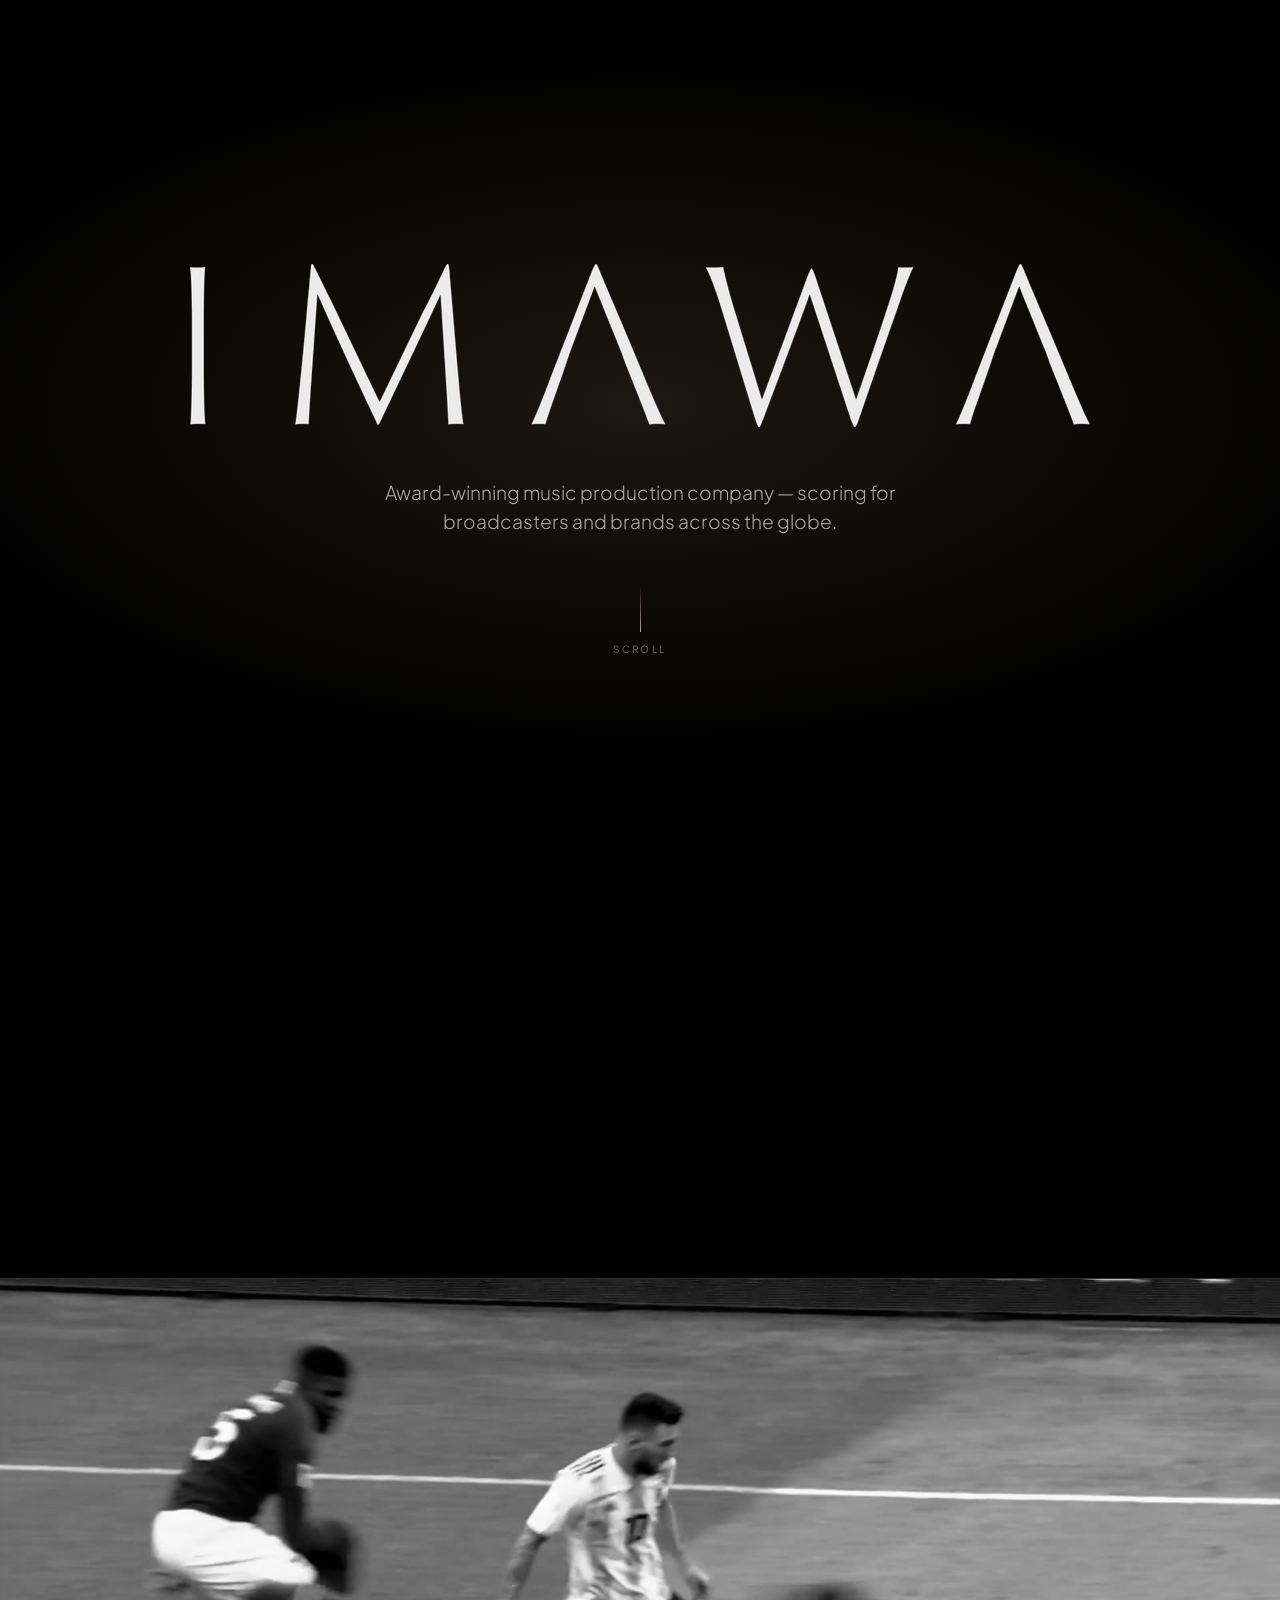
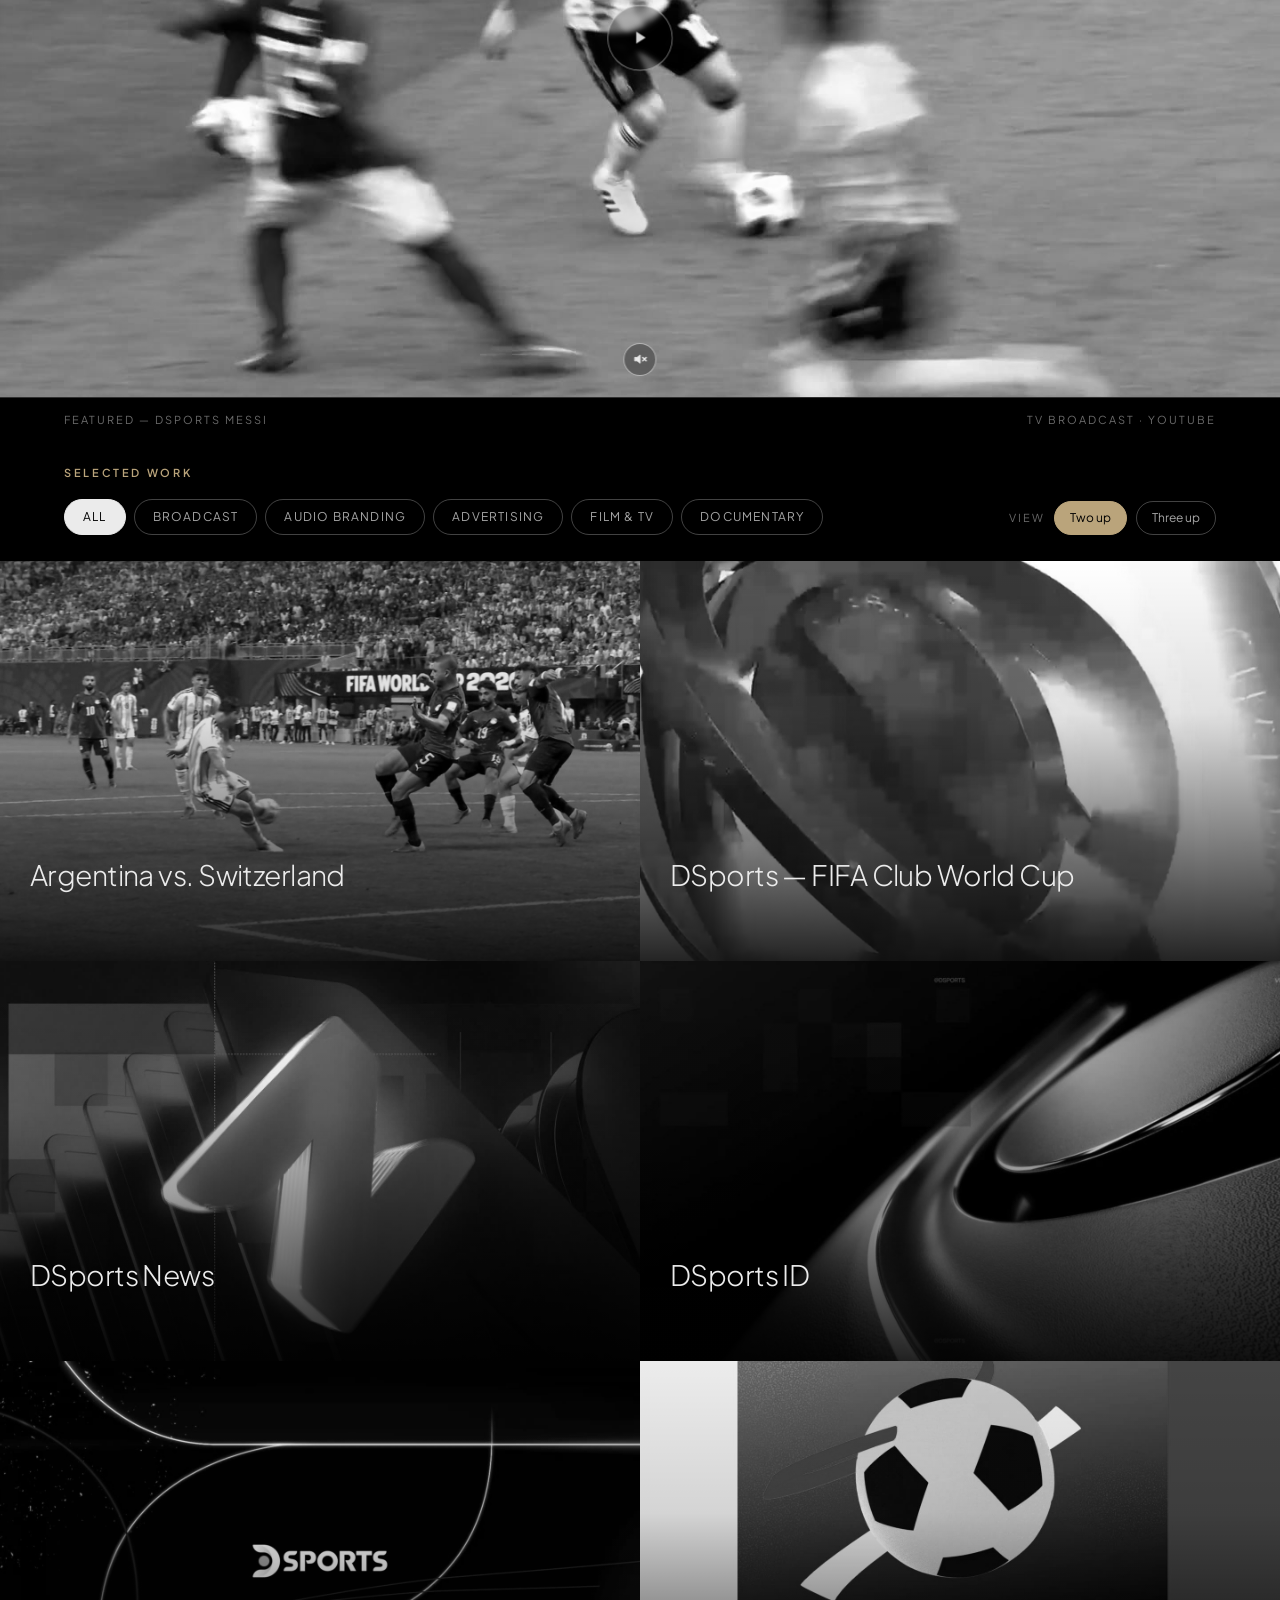
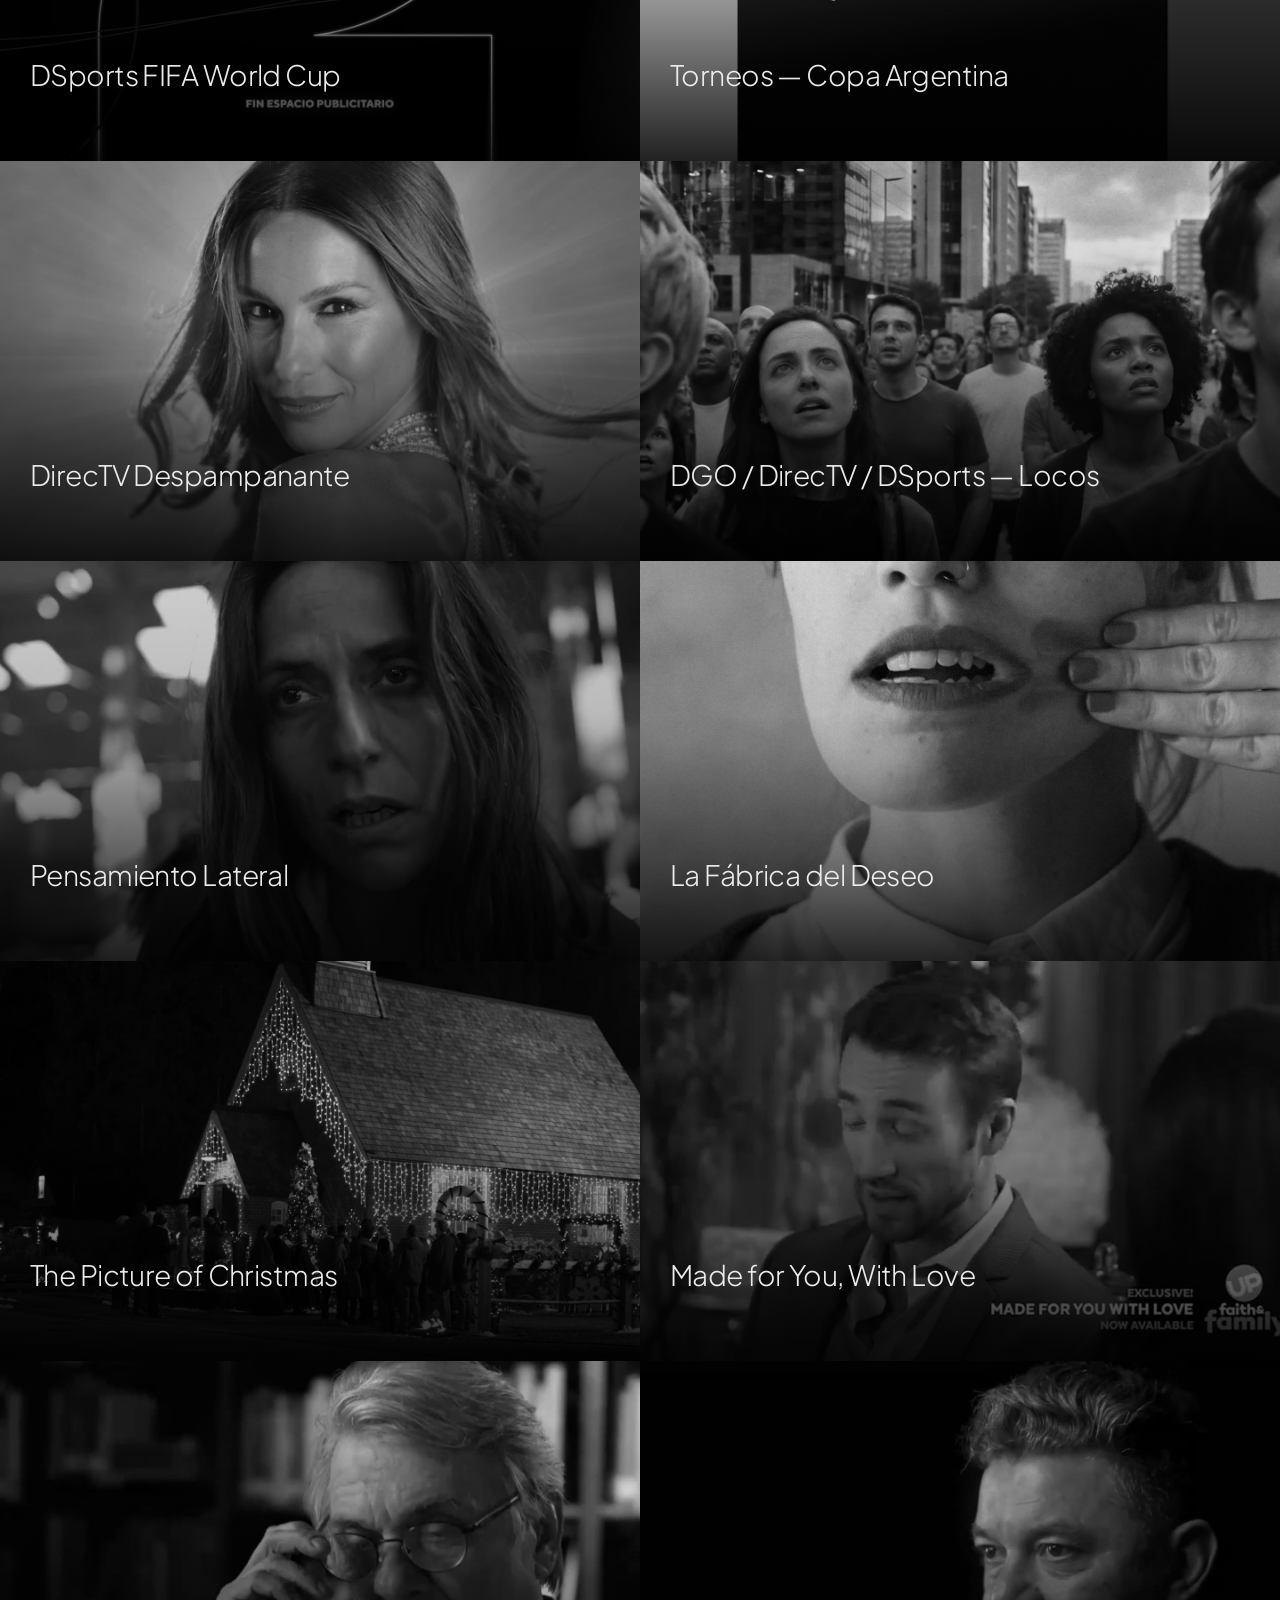
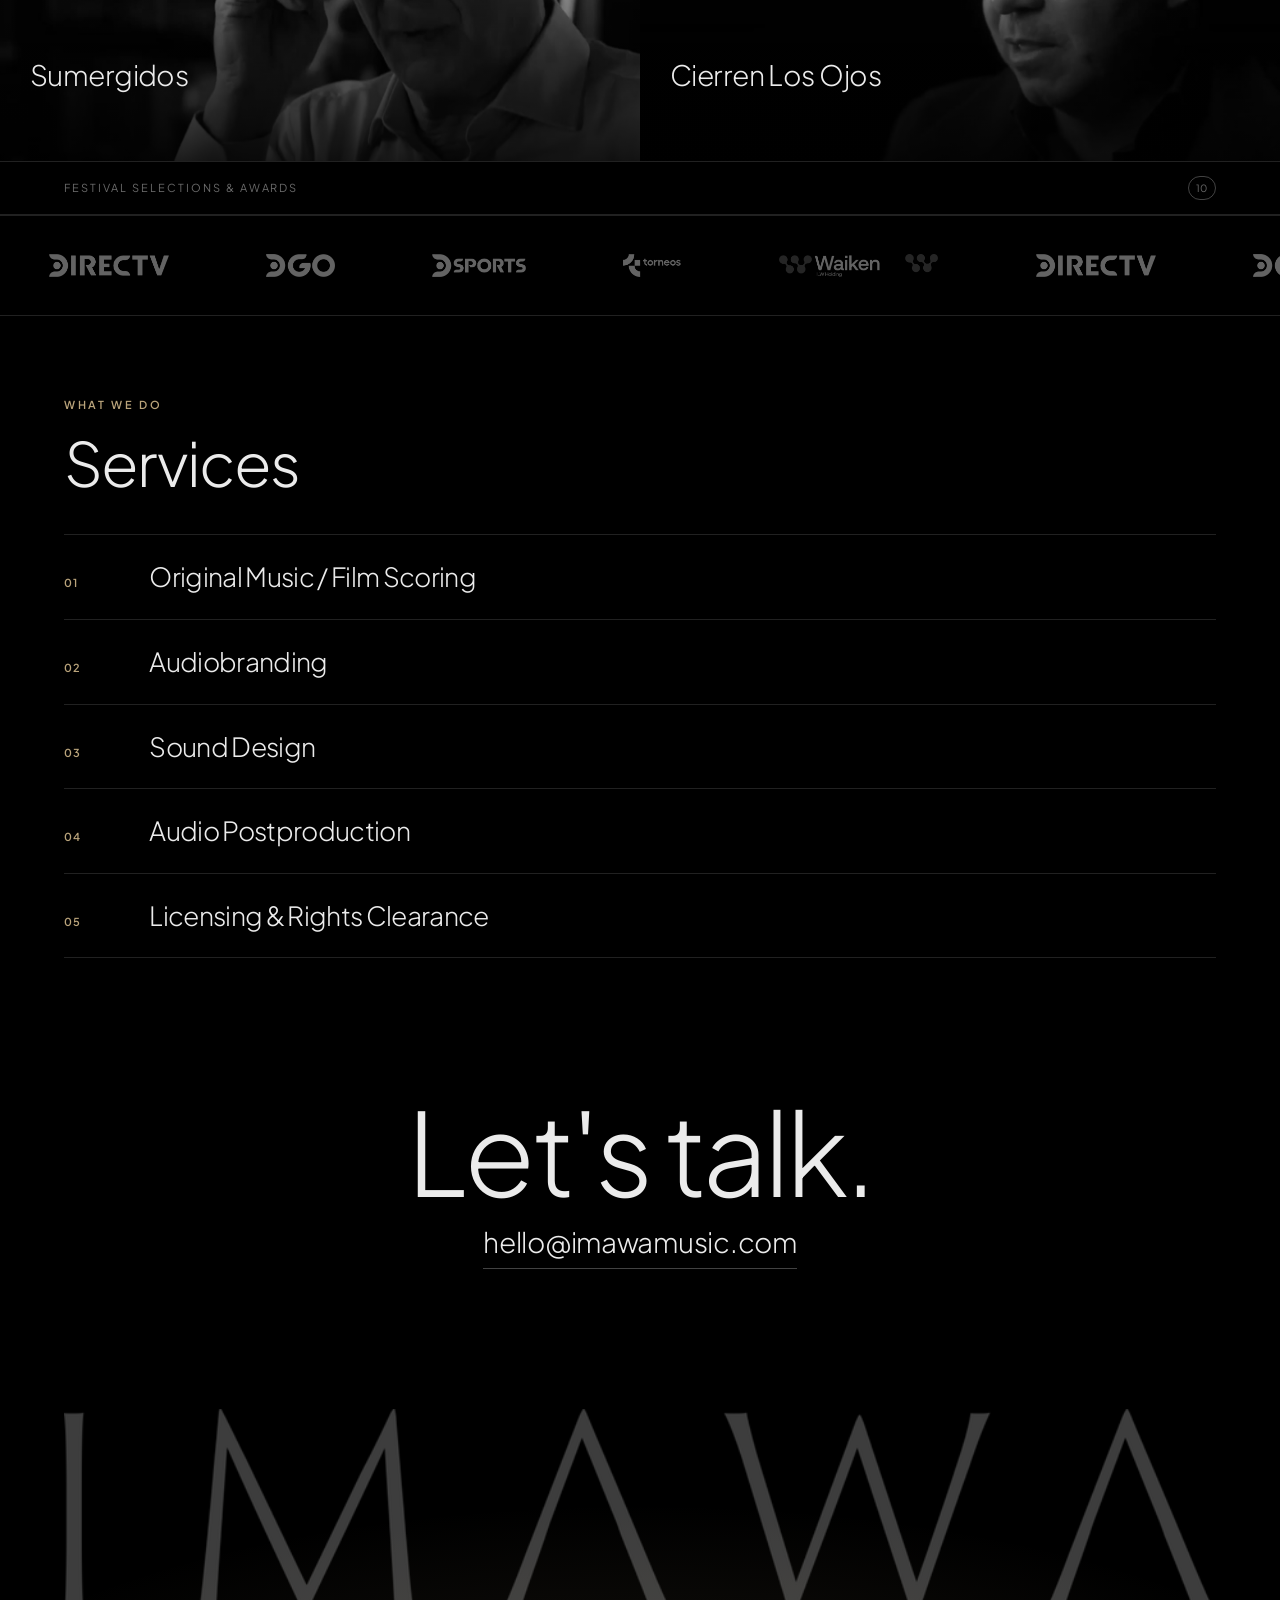
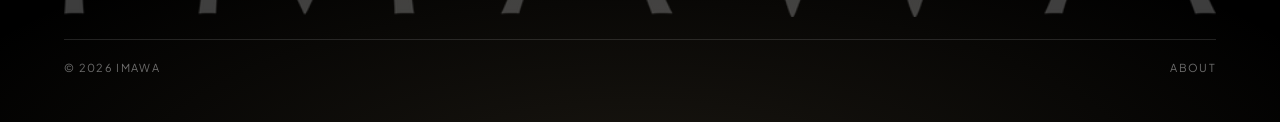
<file: index.html>
<!DOCTYPE html>
<html lang="en">
<head>
<meta charset="utf-8">
<meta name="viewport" content="width=device-width, initial-scale=1, viewport-fit=cover">
<title>IMAWA — Born from entertainment.</title>
<meta name="description" content="Award-winning music production company — scoring for broadcasters and brands across the globe.">
<link rel="preconnect" href="https://fonts.googleapis.com">
<link rel="preconnect" href="https://fonts.gstatic.com" crossorigin>
<link href="https://fonts.googleapis.com/css2?family=Plus+Jakarta+Sans:wght@300;400;500;600&display=swap" rel="stylesheet">
<link rel="stylesheet" href="css/style.css">
<link rel="icon" href="/favicon.ico" sizes="any">
<link rel="icon" type="image/png" sizes="16x16" href="/assets/favicon/favicon-16.png">
<link rel="icon" type="image/png" sizes="32x32" href="/assets/favicon/favicon-32.png">
<link rel="apple-touch-icon" href="/assets/favicon/apple-touch-icon.png">
<link rel="manifest" href="/site.webmanifest">
<meta name="theme-color" content="#0A0A0A">
</head>
<body>
<a class="skip" href="#main">Skip to content</a>

<header class="hdr is-top">
  <div class="hdr-in">
    <a class="logo" href="/" aria-label="IMAWA — home"><img src="assets/imawa-logo-light.png" alt="IMAWA"></a>
    <nav class="nav" id="nav">
      <a class="mlink" href="#work"><span data-t="Work">Work</span></a>
      <a class="mlink" href="#services"><span data-t="Services">Services</span></a>
      <a class="mlink" href="/about"><span data-t="About">About</span></a>
      <a class="mlink" href="#contact"><span data-t="Contact">Contact</span></a>
    </nav>
    <button class="burger" aria-label="Menu" aria-controls="nav" aria-expanded="false"><span></span></button>
  </div>
</header>

<main id="main">

  <!-- intro: the mark rises out and the headline takes its place in the very
       same spot, so the screen is never empty between the two -->
  <section class="intro" id="intro">
    <div class="intro__inner">
      <div class="intro__swap">
        <img class="intro__logo" id="introLogo" src="assets/imawa-logo-light.png" alt="IMAWA">
        <h1 class="intro__head" id="introHead"><span class="line"><i>Born from</i></span><span class="line"><i>entertainment.</i></span></h1>
      </div>
      <p class="intro__sub">Award-winning music production company — scoring for broadcasters and brands across the globe.</p>
      <a class="scrolldown" href="#work"><i></i>Scroll</a>
    </div>
  </section>


  <section class="reel" aria-label="Featured work">
    <div class="reel__stage">
      <button class="reel__frame card" type="button" data-yt="ZChYJSojy2I"
              data-title="DSports Messi" aria-label="Play DSports Messi">
        <img src="media/thumbs/messi.jpg" alt="DSports Messi" width="1600" height="900">
        <span class="card__play" aria-hidden="true"></span>
      </button>
      <button class="reel__mute" id="reelMute" type="button"
              aria-pressed="false" aria-label="Turn sound on">
        <svg viewBox="0 0 24 24" aria-hidden="true" focusable="false">
          <path class="ico-body" d="M4 9.5h3.2L11.5 6v12L7.2 14.5H4z"/>
          <g class="ico-wave"><path d="M15 9.4a4 4 0 0 1 0 5.2"/><path d="M17.6 7.2a7.4 7.4 0 0 1 0 9.6"/></g>
          <g class="ico-slash"><path d="M15.4 9.6l5 4.8"/><path d="M20.4 9.6l-5 4.8"/></g>
        </svg>
      </button>
    </div>
    <div class="wrap">
      <div class="reel__cap"><span>Featured — DSports Messi</span><span>TV Broadcast · YouTube</span></div>
    </div>
  </section>

  <section class="sec sec--flush" id="work">
    <div class="wrap">
      <p class="eyebrow">Selected work</p>
      <div class="workbar">
        <ul class="chips">
          <li><button class="chip" data-filter="all" aria-pressed="true">All</button></li>
          <li><button class="chip" data-filter="broadcast" aria-pressed="false">Broadcast</button></li>
          <li><button class="chip" data-filter="branding" aria-pressed="false">Audio Branding</button></li>
          <li><button class="chip" data-filter="advertising" aria-pressed="false">Advertising</button></li>
          <li><button class="chip" data-filter="film" aria-pressed="false">Film &amp; TV</button></li>
          <li><button class="chip" data-filter="documentary" aria-pressed="false">Documentary</button></li>
        </ul>
        <div class="viewbar">
          <span class="lbl2">View</span>
          <button class="vbtn" data-view-set="2" aria-pressed="true">Two up</button>
          <button class="vbtn" data-view-set="3" aria-pressed="false">Three up</button>
        </div>
      </div>
    </div>
    <div class="grid" data-view="2">
      <button class="card" data-cat="broadcast" data-file="media/video/argentina-suiza.mp4" data-title="Argentina vs. Switzerland" type="button" aria-label="Play Argentina vs. Switzerland">
        <div class="card__media">
          <img src="media/thumbs/argentina-suiza.jpg" alt="Argentina vs. Switzerland" loading="lazy" width="1600" height="900">
          <span class="card__play" aria-hidden="true"></span>
          <div class="card__ov">
            <h3>Argentina vs. Switzerland</h3>
            <ul class="tags"><li class="tag">TV Broadcast</li><li class="tag card__src">Play</li></ul>
          </div>
        </div>
      </button>
      <button class="card" data-cat="broadcast" data-yt="Z5FRjGryrbg" data-title="DSports — FIFA Club World Cup" type="button" aria-label="Play DSports — FIFA Club World Cup">
        <div class="card__media">
          <img src="media/thumbs/fifa-club-world-cup.jpg" alt="DSports — FIFA Club World Cup" loading="lazy" width="1600" height="900">
          <span class="card__play" aria-hidden="true"></span>
          <div class="card__ov">
            <h3>DSports — FIFA Club World Cup</h3>
            <ul class="tags"><li class="tag">TV Opening</li><li class="tag card__src">YouTube</li></ul>
          </div>
        </div>
      </button>
      <button class="card" data-cat="broadcast" data-file="media/video/dsports-news.mp4" data-title="DSports News" type="button" aria-label="Play DSports News">
        <div class="card__media">
          <img src="media/thumbs/dsports-news.jpg" alt="DSports News" loading="lazy" width="1600" height="900">
          <span class="card__play" aria-hidden="true"></span>
          <div class="card__ov">
            <h3>DSports News</h3>
            <ul class="tags"><li class="tag">TV Opening</li><li class="tag card__src">Play</li></ul>
          </div>
        </div>
      </button>
      <button class="card" data-cat="branding" data-yt="RE9K9yMM0rM" data-title="DSports ID" type="button" aria-label="Play DSports ID">
        <div class="card__media">
          <img src="media/thumbs/dsports-id.jpg" alt="DSports ID" loading="lazy" width="1600" height="900">
          <span class="card__play" aria-hidden="true"></span>
          <div class="card__ov">
            <h3>DSports ID</h3>
            <ul class="tags"><li class="tag">Audio Branding</li><li class="tag card__src">YouTube</li></ul>
          </div>
        </div>
      </button>
      <button class="card" data-cat="branding" data-file="media/video/fifa-world-cup.mp4" data-title="DSports FIFA World Cup" type="button" aria-label="Play DSports FIFA World Cup">
        <div class="card__media">
          <img src="media/thumbs/fifa-world-cup.jpg" alt="DSports FIFA World Cup" loading="lazy" width="1600" height="900">
          <span class="card__play" aria-hidden="true"></span>
          <div class="card__ov">
            <h3>DSports FIFA World Cup</h3>
            <ul class="tags"><li class="tag">Audio Branding</li><li class="tag card__src">Play</li></ul>
          </div>
        </div>
      </button>
      <button class="card" data-cat="branding" data-yt="ahk0vo3jMoA" data-title="Torneos — Copa Argentina" type="button" aria-label="Play Torneos — Copa Argentina">
        <div class="card__media">
          <img src="media/thumbs/copa-argentina.jpg" alt="Torneos — Copa Argentina" loading="lazy" width="1600" height="900">
          <span class="card__play" aria-hidden="true"></span>
          <div class="card__ov">
            <h3>Torneos — Copa Argentina</h3>
            <ul class="tags"><li class="tag">Audio Branding</li><li class="tag card__src">YouTube</li></ul>
          </div>
        </div>
      </button>
      <button class="card" data-cat="advertising" data-yt="cel3TVgmxgU" data-title="DirecTV Despampanante" type="button" aria-label="Play DirecTV Despampanante">
        <div class="card__media">
          <img src="media/thumbs/despampanante.jpg" alt="DirecTV Despampanante" loading="lazy" width="1600" height="900">
          <span class="card__play" aria-hidden="true"></span>
          <div class="card__ov">
            <h3>DirecTV Despampanante</h3>
            <ul class="tags"><li class="tag">Advertising</li><li class="tag card__src">YouTube</li></ul>
          </div>
        </div>
      </button>
      <button class="card" data-cat="advertising" data-yt="OkRHaE498dk" data-title="DGO / DirecTV / DSports — Locos" type="button" aria-label="Play DGO / DirecTV / DSports — Locos">
        <div class="card__media">
          <img src="media/thumbs/locos.jpg" alt="DGO / DirecTV / DSports — Locos" loading="lazy" width="1600" height="900">
          <span class="card__play" aria-hidden="true"></span>
          <div class="card__ov">
            <h3>DGO / DirecTV / DSports — Locos</h3>
            <ul class="tags"><li class="tag">Advertising</li><li class="tag card__src">YouTube</li></ul>
          </div>
        </div>
      </button>
      <button class="card" data-cat="film" data-yt="pWx0JCC5JpU" data-title="Pensamiento Lateral" type="button" aria-label="Play Pensamiento Lateral">
        <div class="card__media">
          <img src="media/thumbs/pensamiento-lateral.jpg" alt="Pensamiento Lateral" loading="lazy" width="1600" height="900">
          <span class="card__play" aria-hidden="true"></span>
          <div class="card__ov">
            <h3>Pensamiento Lateral</h3>
            <ul class="tags"><li class="tag">Feature Film</li><li class="tag card__src">YouTube</li></ul>
          </div>
        </div>
      </button>
      <button class="card" data-cat="film" data-yt="Rf1CD9z_hj4" data-title="La Fábrica del Deseo" type="button" aria-label="Play La Fábrica del Deseo">
        <div class="card__media">
          <img src="media/thumbs/la-fabrica-del-deseo.jpg" alt="La Fábrica del Deseo" loading="lazy" width="1600" height="900">
          <span class="card__play" aria-hidden="true"></span>
          <div class="card__ov">
            <h3>La Fábrica del Deseo</h3>
            <ul class="tags"><li class="tag">Feature Film</li><li class="tag card__src">YouTube</li></ul>
          </div>
        </div>
      </button>
      <button class="card" data-cat="film" data-yt="lc0XmNuHwxA" data-title="The Picture of Christmas" type="button" aria-label="Play The Picture of Christmas">
        <div class="card__media">
          <img src="media/thumbs/picture-of-christmas.jpg" alt="The Picture of Christmas" loading="lazy" width="1600" height="900">
          <span class="card__play" aria-hidden="true"></span>
          <div class="card__ov">
            <h3>The Picture of Christmas</h3>
            <ul class="tags"><li class="tag">Film Scoring</li><li class="tag card__src">YouTube</li></ul>
          </div>
        </div>
      </button>
      <button class="card" data-cat="film" data-yt="mQRmROvIq9k" data-title="Made for You, With Love" type="button" aria-label="Play Made for You, With Love">
        <div class="card__media">
          <img src="media/thumbs/made-for-you.jpg" alt="Made for You, With Love" loading="lazy" width="1600" height="900">
          <span class="card__play" aria-hidden="true"></span>
          <div class="card__ov">
            <h3>Made for You, With Love</h3>
            <ul class="tags"><li class="tag">Film Scoring</li><li class="tag card__src">YouTube</li></ul>
          </div>
        </div>
      </button>
      <button class="card" data-cat="film" data-yt="Y4rCLxl-Mi4" data-title="Sumergidos" type="button" aria-label="Play Sumergidos">
        <div class="card__media">
          <img src="media/thumbs/sumergidos.jpg" alt="Sumergidos" loading="lazy" width="1600" height="900">
          <span class="card__play" aria-hidden="true"></span>
          <div class="card__ov">
            <h3>Sumergidos</h3>
            <ul class="tags"><li class="tag">TV Series</li><li class="tag card__src">YouTube</li></ul>
          </div>
        </div>
      </button>
      <button class="card" data-cat="documentary" data-yt="jg7Qz6Mv8ro" data-title="Cierren Los Ojos" type="button" aria-label="Play Cierren Los Ojos">
        <div class="card__media">
          <img src="media/thumbs/cierren-los-ojos.jpg" alt="Cierren Los Ojos" loading="lazy" width="1600" height="900">
          <span class="card__play" aria-hidden="true"></span>
          <div class="card__ov">
            <h3>Cierren Los Ojos</h3>
            <ul class="tags"><li class="tag">Documentary</li><li class="tag card__src">YouTube</li></ul>
          </div>
        </div>
      </button>
    </div>

    <!-- The Mar del Plata flyer is hidden for now and opens in the lightbox
         instead, from the festival mark on the right. To show it inline again,
         restore the <img class="fest__img"> line inside this block. -->
    <div class="fest">
      <button class="fest__trigger" type="button" data-gallery="festGallery"
              aria-label="View festival selections and awards">
        <span class="fest__label">Festival selections &amp; awards</span>
        <span class="fest__count">10</span>
      </button>
    </div>

    <!-- Lifted into the lightbox when the strip above is clicked. -->
    <!-- Lifted into the lightbox when the strip above is clicked. Each tile is a
         button: clicking one opens the slideshow so the posters can be read. -->
    <div id="festGallery" hidden>
      <div class="fest__grid">
        <button class="fest__tile" type="button"
                data-full="media/festivals/mar-del-plata-40.jpg"
                data-cap="40º Festival Internacional de Cine de Mar del Plata">
          <span class="fest__shot"><img src="media/festivals/mar-del-plata-40.jpg" alt="40º Festival Internacional de Cine de Mar del Plata"></span>
          <span class="fest__name">40º Mar del Plata</span>
        </button>
        <button class="fest__tile" type="button"
                data-full="media/festivals/mar-del-plata.jpg"
                data-cap="40º Mar del Plata — Lo mejor del festival">
          <span class="fest__shot"><img src="media/festivals/mar-del-plata.jpg" alt="40º Mar del Plata — Lo mejor del festival"></span>
          <span class="fest__name">Mar del Plata — flyer</span>
        </button>
        <button class="fest__tile" type="button"
                data-full="media/festivals/bafici.jpg"
                data-cap="BAFICI 21 — Buenos Aires Festival Internacional de Cine Independiente">
          <span class="fest__shot"><img src="media/festivals/bafici.jpg" alt="BAFICI 21 — Buenos Aires Festival Internacional de Cine Independiente"></span>
          <span class="fest__name">BAFICI 21</span>
        </button>
        <button class="fest__tile" type="button"
                data-full="media/festivals/martin-fierro-latino.jpg"
                data-cap="Martín Fierro Latino — Miami 2025">
          <span class="fest__shot"><img src="media/festivals/martin-fierro-latino.jpg" alt="Martín Fierro Latino — Miami 2025"></span>
          <span class="fest__name">Martín Fierro Latino</span>
        </button>
        <button class="fest__tile" type="button"
                data-full="media/festivals/promax-awards.jpg"
                data-cap="Promax Awards Latin America">
          <span class="fest__shot"><img src="media/festivals/promax-awards.jpg" alt="Promax Awards Latin America"></span>
          <span class="fest__name">Promax Awards</span>
        </button>
        <button class="fest__tile" type="button"
                data-full="media/festivals/promax-awards-2.jpg"
                data-cap="Promax Awards Latin America — Torneos">
          <span class="fest__shot"><img src="media/festivals/promax-awards-2.jpg" alt="Promax Awards Latin America — Torneos"></span>
          <span class="fest__name">Promax Awards — Torneos</span>
        </button>
        <button class="fest__tile" type="button"
                data-full="media/festivals/poke.jpg"
                data-cap="Poke — documentary, official selections">
          <span class="fest__shot"><img src="media/festivals/poke.jpg" alt="Poke — documentary, official selections"></span>
          <span class="fest__name">Poke</span>
        </button>
        <button class="fest__tile" type="button"
                data-full="media/festivals/moscow.jpg"
                data-cap="Moscow International Film Festival">
          <span class="fest__shot"><img src="media/festivals/moscow.jpg" alt="Moscow International Film Festival"></span>
          <span class="fest__name">Moscow IFF</span>
        </button>
        <button class="fest__tile" type="button"
                data-full="media/festivals/cuba.png"
                data-cap="Festival Internacional del Nuevo Cine Latinoamericano — La Habana">
          <span class="fest__shot"><img src="media/festivals/cuba.png" alt="Festival Internacional del Nuevo Cine Latinoamericano — La Habana"></span>
          <span class="fest__name">Nuevo Cine Latinoamericano</span>
        </button>
        <button class="fest__tile" type="button"
                data-full="media/festivals/mexico.jpg"
                data-cap="MICMXIFF — Festival Internacional de Cine, México">
          <span class="fest__shot"><img src="media/festivals/mexico.jpg" alt="MICMXIFF — Festival Internacional de Cine, México"></span>
          <span class="fest__name">MICMXIFF</span>
        </button>
      </div>
    </div>
  </section>

  <div class="logos" aria-label="Selected clients">
    <div class="logos__track" id="logoTrack"></div>
  </div>

  <section class="sec sec--black" id="services">
    <div class="wrap">
      <p class="eyebrow">What we do</p>
      <h2 class="h2">Services</h2>
      <ul class="svc">
        <li class="rv"><div class="row"><span class="n">01</span><span class="t">Original Music / Film Scoring</span></div></li>
        <li class="rv"><div class="row"><span class="n">02</span><span class="t">Audiobranding</span></div></li>
        <li class="rv"><div class="row"><span class="n">03</span><span class="t">Sound Design</span></div></li>
        <li class="rv"><div class="row"><span class="n">04</span><span class="t">Audio Postproduction</span></div></li>
        <li class="rv"><div class="row"><span class="n">05</span><span class="t">Licensing &amp; Rights Clearance</span></div></li>
      </ul>
    </div>
  </section>

  <!-- HIDDEN FOR NOW - "How we work" (Listen / Understand / Design / Test / Deliver).
       Styles for .steps are still in style.css; uncomment this block to bring it back.
  <section class="sec">
    <div class="wrap">
      <p class="eyebrow">How we work</p>
      <h2 class="h2">We listen, we understand,<br>we design, we test, we deliver.</h2>
      <div class="steps">
        <div class="step rv"><span class="n">01</span><h3>Listen</h3></div>
        <div class="step rv"><span class="n">02</span><h3>Understand</h3></div>
        <div class="step rv"><span class="n">03</span><h3>Design</h3></div>
        <div class="step rv"><span class="n">04</span><h3>Test</h3></div>
        <div class="step rv"><span class="n">05</span><h3>Deliver</h3></div>
      </div>
    </div>
  </section>
  -->

  <section class="contact" id="contact">
    <div class="wrap">
      <h2>Let's talk.</h2>
      <a class="mailto" href="mailto:hello@imawamusic.com">hello@imawamusic.com</a>
      <div class="markmask"><img class="contact__mark rv" src="assets/imawa-logo-light.png" alt=""></div>
      <div class="ftr-btm">
        <span>© <span id="yr">2026</span> IMAWA</span>
        <span><a href="/about">About</a></span>
      </div>
    </div>
  </section>
</main>

<div class="lb" id="lb" role="dialog" aria-modal="true" aria-label="Media viewer">
  <div class="lb__inner">
    <div class="lb__head">
      <p class="lb__title" id="lbTitle"></p>
      <button class="lb__close" id="lbClose" aria-label="Close"><i aria-hidden="true"></i></button>
    </div>
    <div class="lb__box"><div id="lbSlot"></div></div>
  </div>
</div>

<script src="js/main.js"></script>
<script>document.getElementById('yr').textContent=new Date().getFullYear()</script>
</body>
</html>
</file>
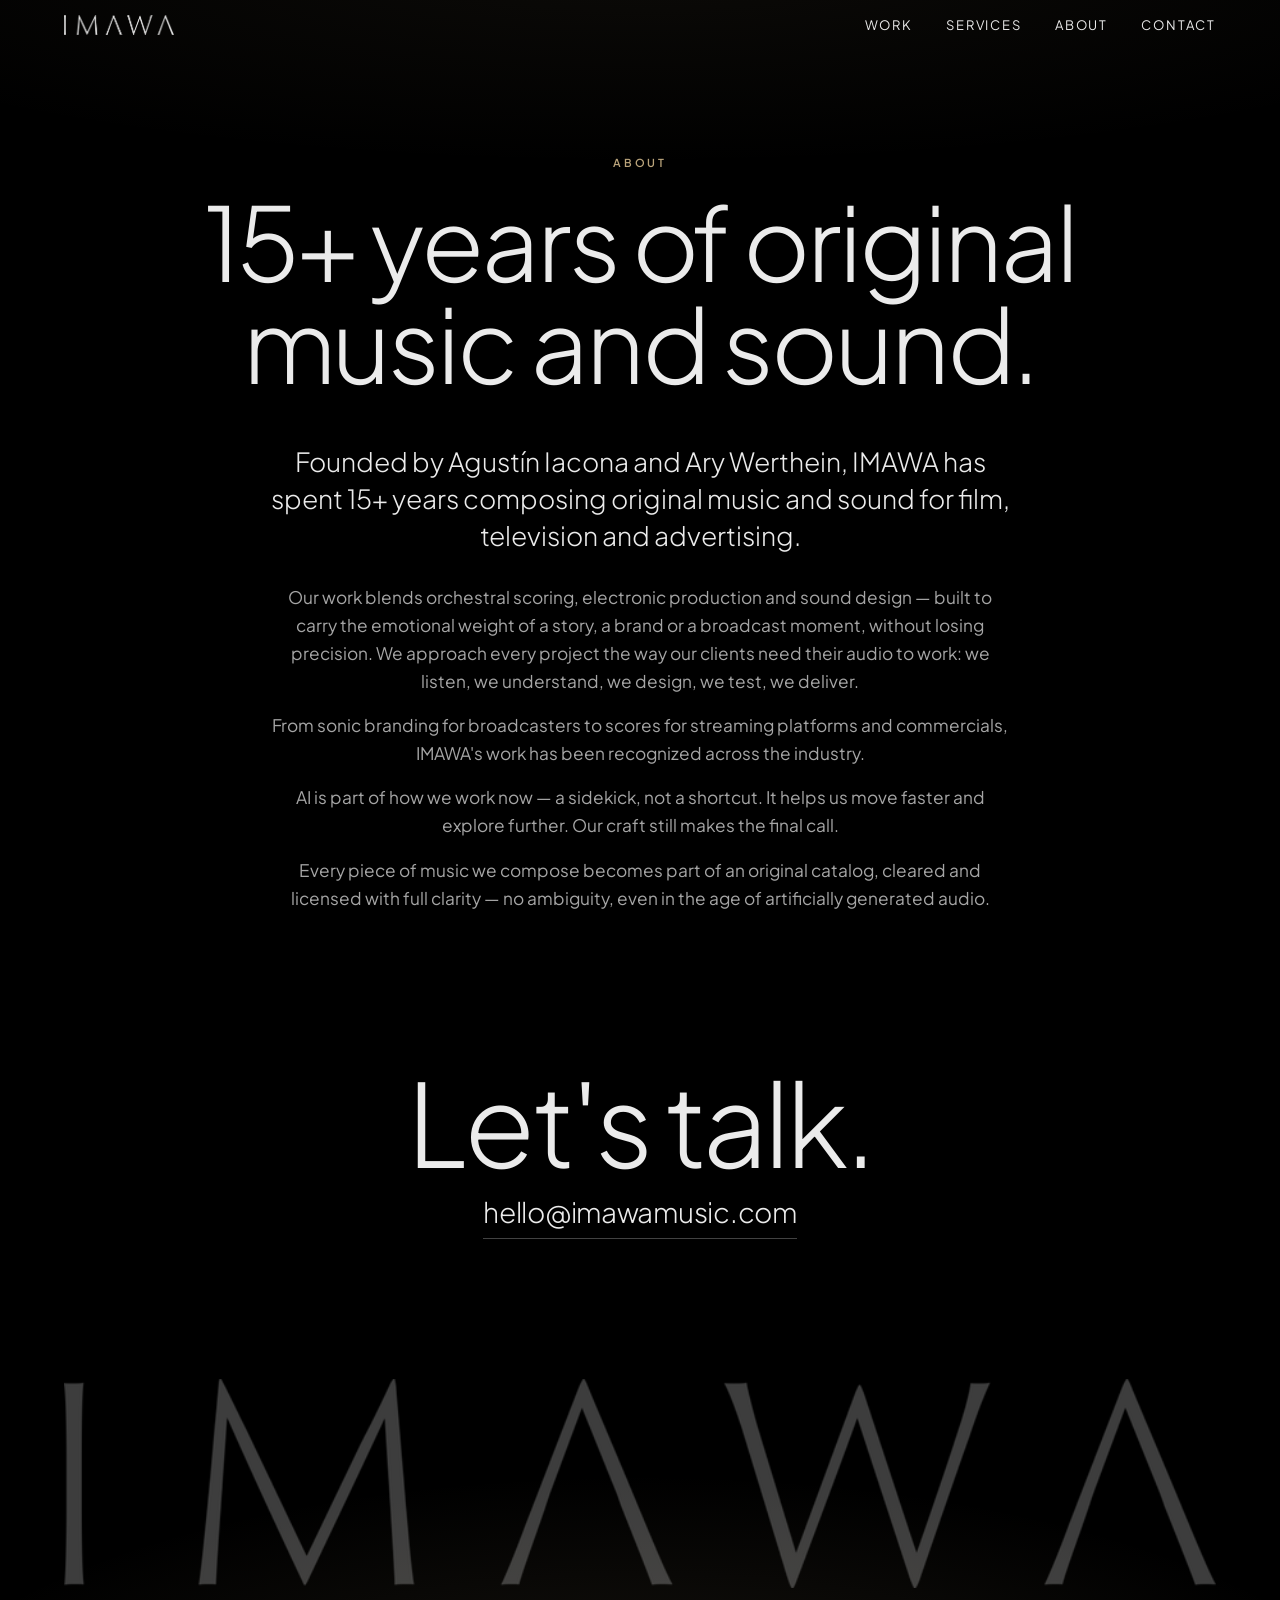
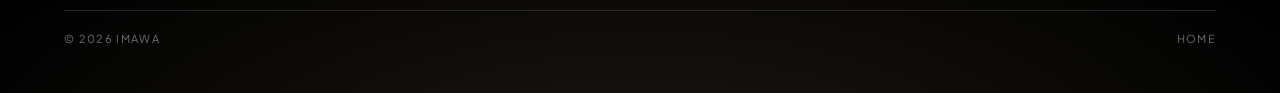
<file: about.html>
<!DOCTYPE html>
<html lang="en">
<head>
<meta charset="utf-8">
<meta name="viewport" content="width=device-width, initial-scale=1, viewport-fit=cover">
<title>About — IMAWA</title>
<meta name="description" content="Founded by Agustín Iacona and Ary Werthein. 15+ years of original music and sound.">
<link rel="preconnect" href="https://fonts.googleapis.com">
<link rel="preconnect" href="https://fonts.gstatic.com" crossorigin>
<link href="https://fonts.googleapis.com/css2?family=Plus+Jakarta+Sans:wght@300;400;500;600&display=swap" rel="stylesheet">
<link rel="stylesheet" href="css/style.css">
<link rel="icon" href="/favicon.ico" sizes="any">
<link rel="icon" type="image/png" sizes="16x16" href="/assets/favicon/favicon-16.png">
<link rel="icon" type="image/png" sizes="32x32" href="/assets/favicon/favicon-32.png">
<link rel="apple-touch-icon" href="/assets/favicon/apple-touch-icon.png">
<link rel="manifest" href="/site.webmanifest">
<meta name="theme-color" content="#0A0A0A">
</head>
<body>
<a class="skip" href="#main">Skip to content</a>

<header class="hdr">
  <div class="hdr-in">
    <a class="logo" href="/" aria-label="IMAWA — home"><img src="assets/imawa-logo-light.png" alt="IMAWA"></a>
    <nav class="nav" id="nav">
      <a class="mlink" href="/#work"><span data-t="Work">Work</span></a>
      <a class="mlink" href="/#services"><span data-t="Services">Services</span></a>
      <a class="mlink" href="/about" aria-current="page"><span data-t="About">About</span></a>
      <a class="mlink" href="/#contact"><span data-t="Contact">Contact</span></a>
    </nav>
    <button class="burger" aria-label="Menu" aria-controls="nav" aria-expanded="false"><span></span></button>
  </div>
</header>

<main id="main">
  <section class="hero">
    <div class="wrap centered rv">
      <p class="eyebrow">About</p>
      <h1><span class="line"><i>15+ years of original</i></span><span class="line"><i>music and sound.</i></span></h1>
    </div>
  </section>

  <section class="sec sec--black">
    <div class="wrap">
      <div class="prose centered">
        <p class="big">Founded by Agustín Iacona and Ary Werthein, IMAWA has spent 15+ years composing original music and sound for film, television and advertising.</p>
        <p>Our work blends orchestral scoring, electronic production and sound design — built to carry the emotional weight of a story, a brand or a broadcast moment, without losing precision. We approach every project the way our clients need their audio to work: we listen, we understand, we design, we test, we deliver.</p>
        <p>From sonic branding for broadcasters to scores for streaming platforms and commercials, IMAWA's work has been recognized across the industry.</p>
        <p>AI is part of how we work now — a sidekick, not a shortcut. It helps us move faster and explore further. Our craft still makes the final call.</p>
        <p>Every piece of music we compose becomes part of an original catalog, cleared and licensed with full clarity — no ambiguity, even in the age of artificially generated audio.</p>
      </div>
    </div>
  </section>

  <section class="contact" id="contact">
    <div class="wrap">
      <h2>Let's talk.</h2>
      <a class="mailto" href="mailto:hello@imawamusic.com">hello@imawamusic.com</a>
      <div class="markmask"><img class="contact__mark rv" src="assets/imawa-logo-light.png" alt=""></div>
      <div class="ftr-btm">
        <span>© <span id="yr">2026</span> IMAWA</span>
        <span><a href="/">Home</a></span>
      </div>
    </div>
  </section>
</main>

<script src="js/main.js"></script>
<script>document.getElementById('yr').textContent=new Date().getFullYear()</script>
</body>
</html>
</file>
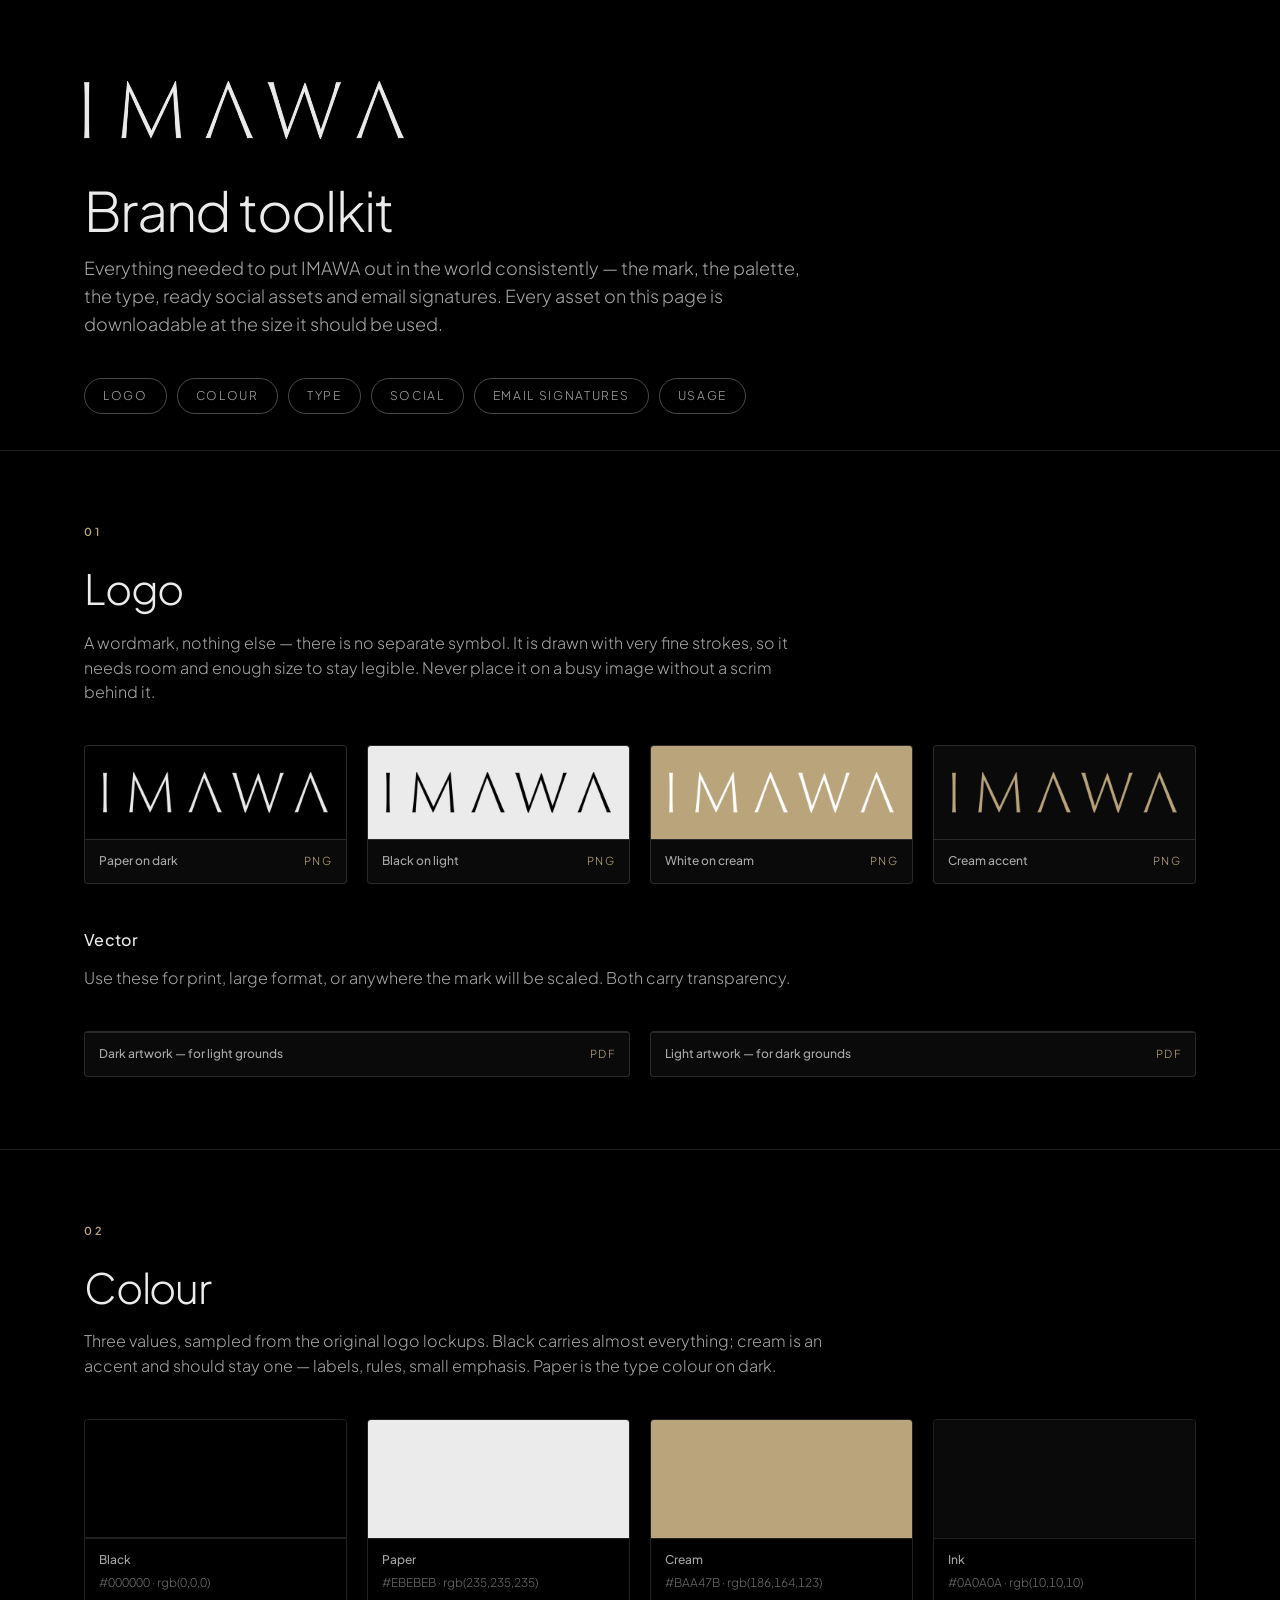
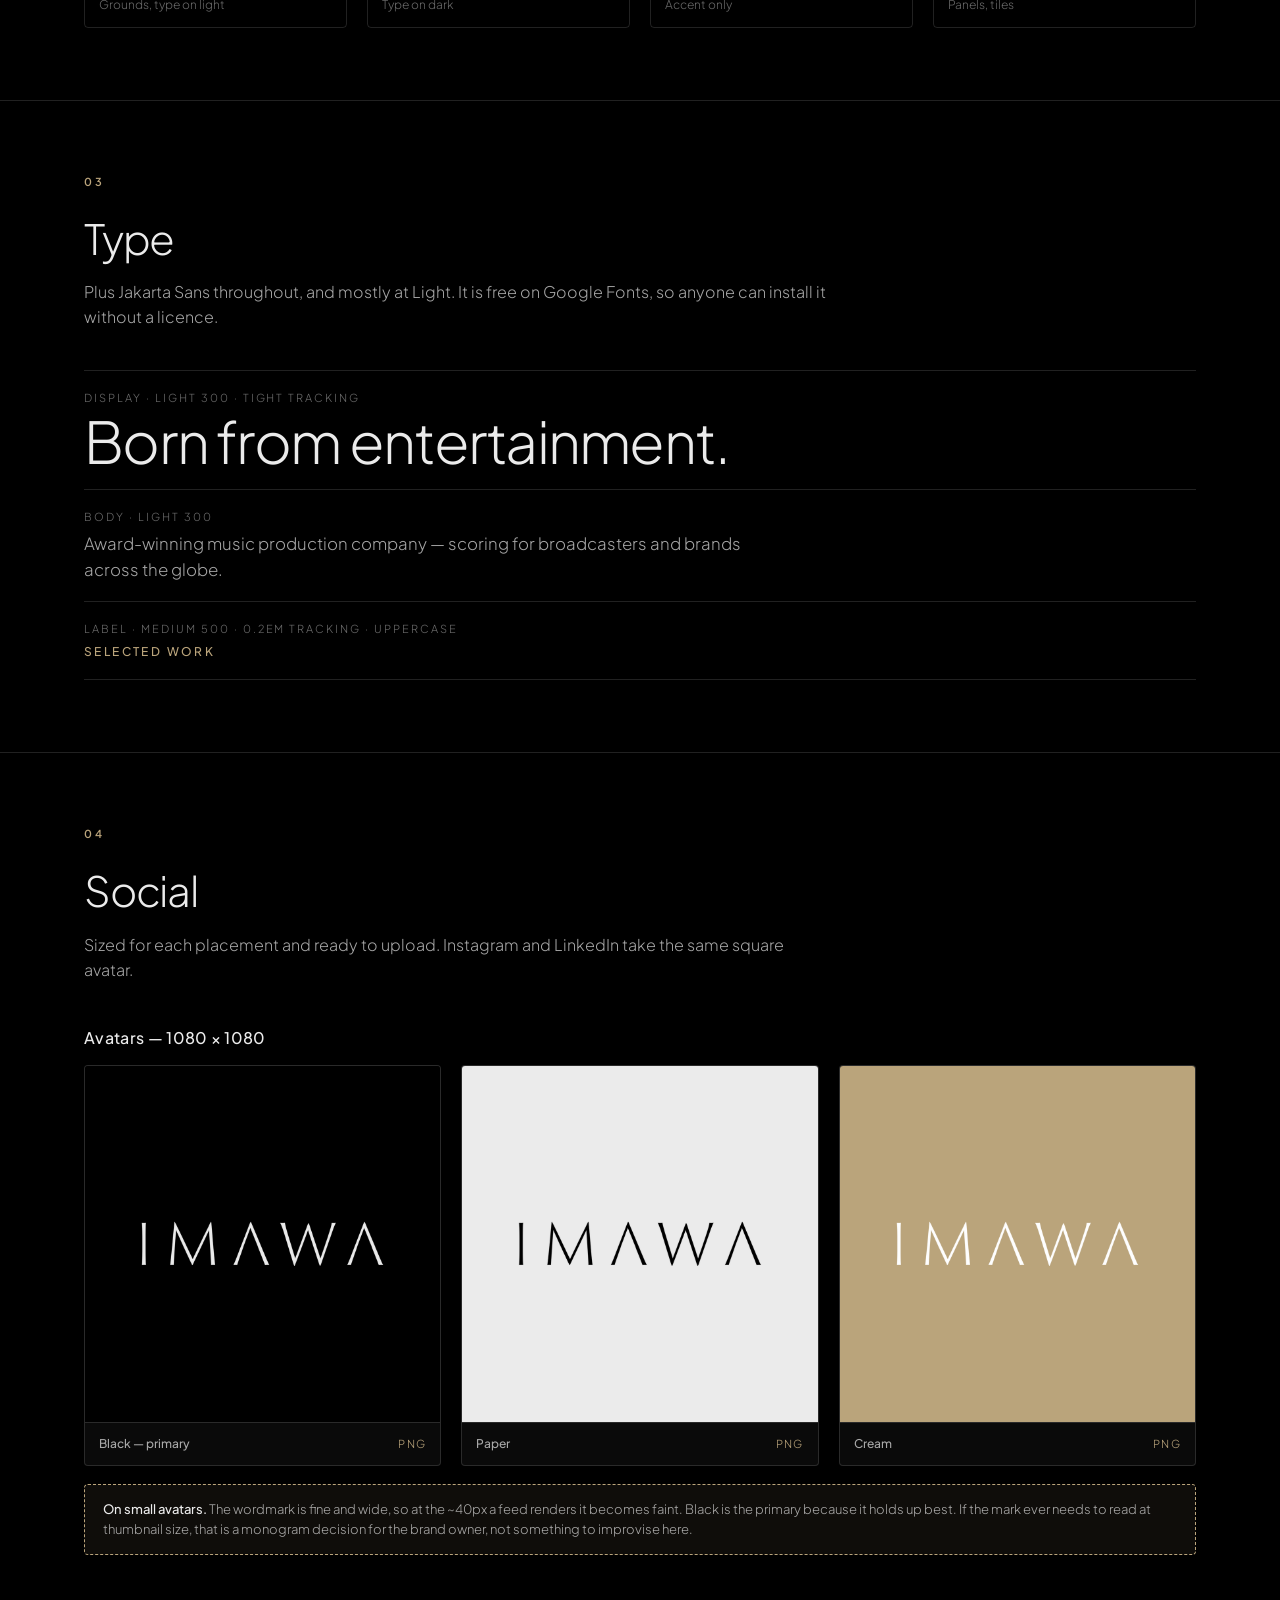
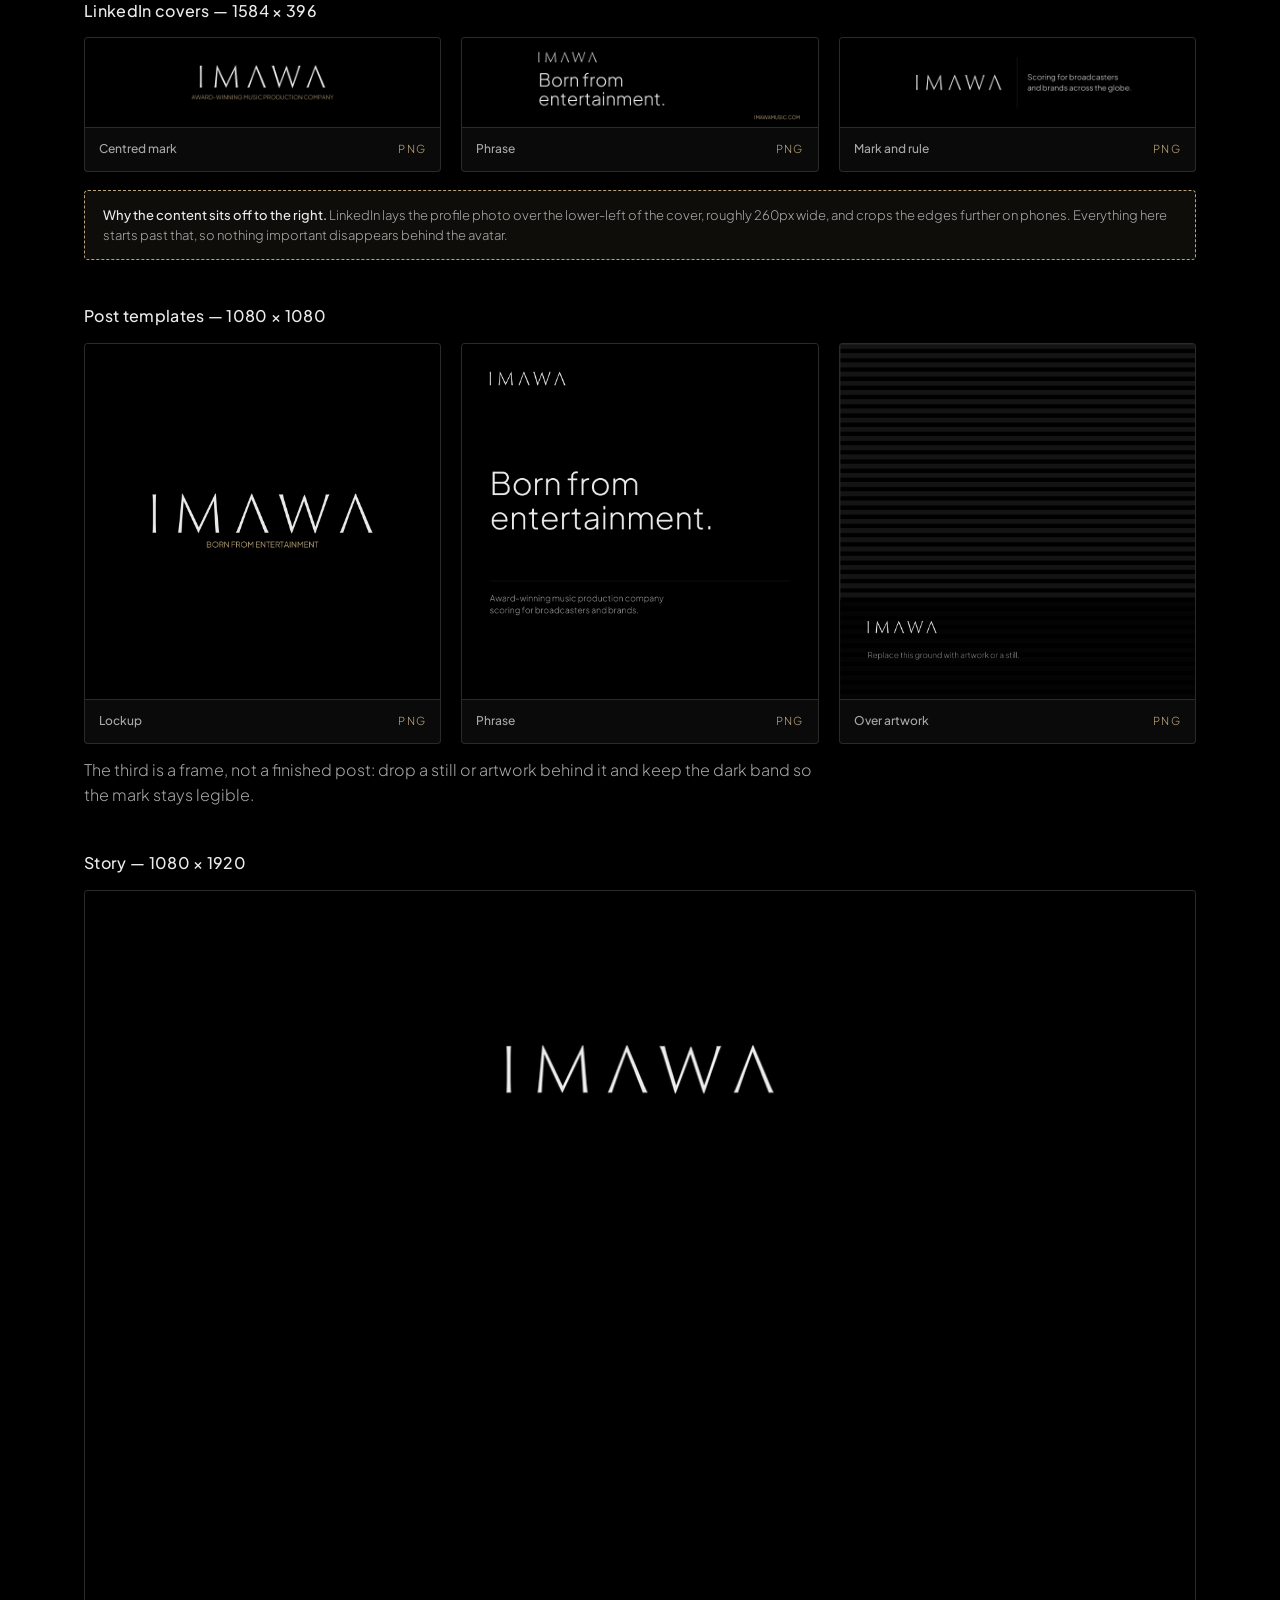
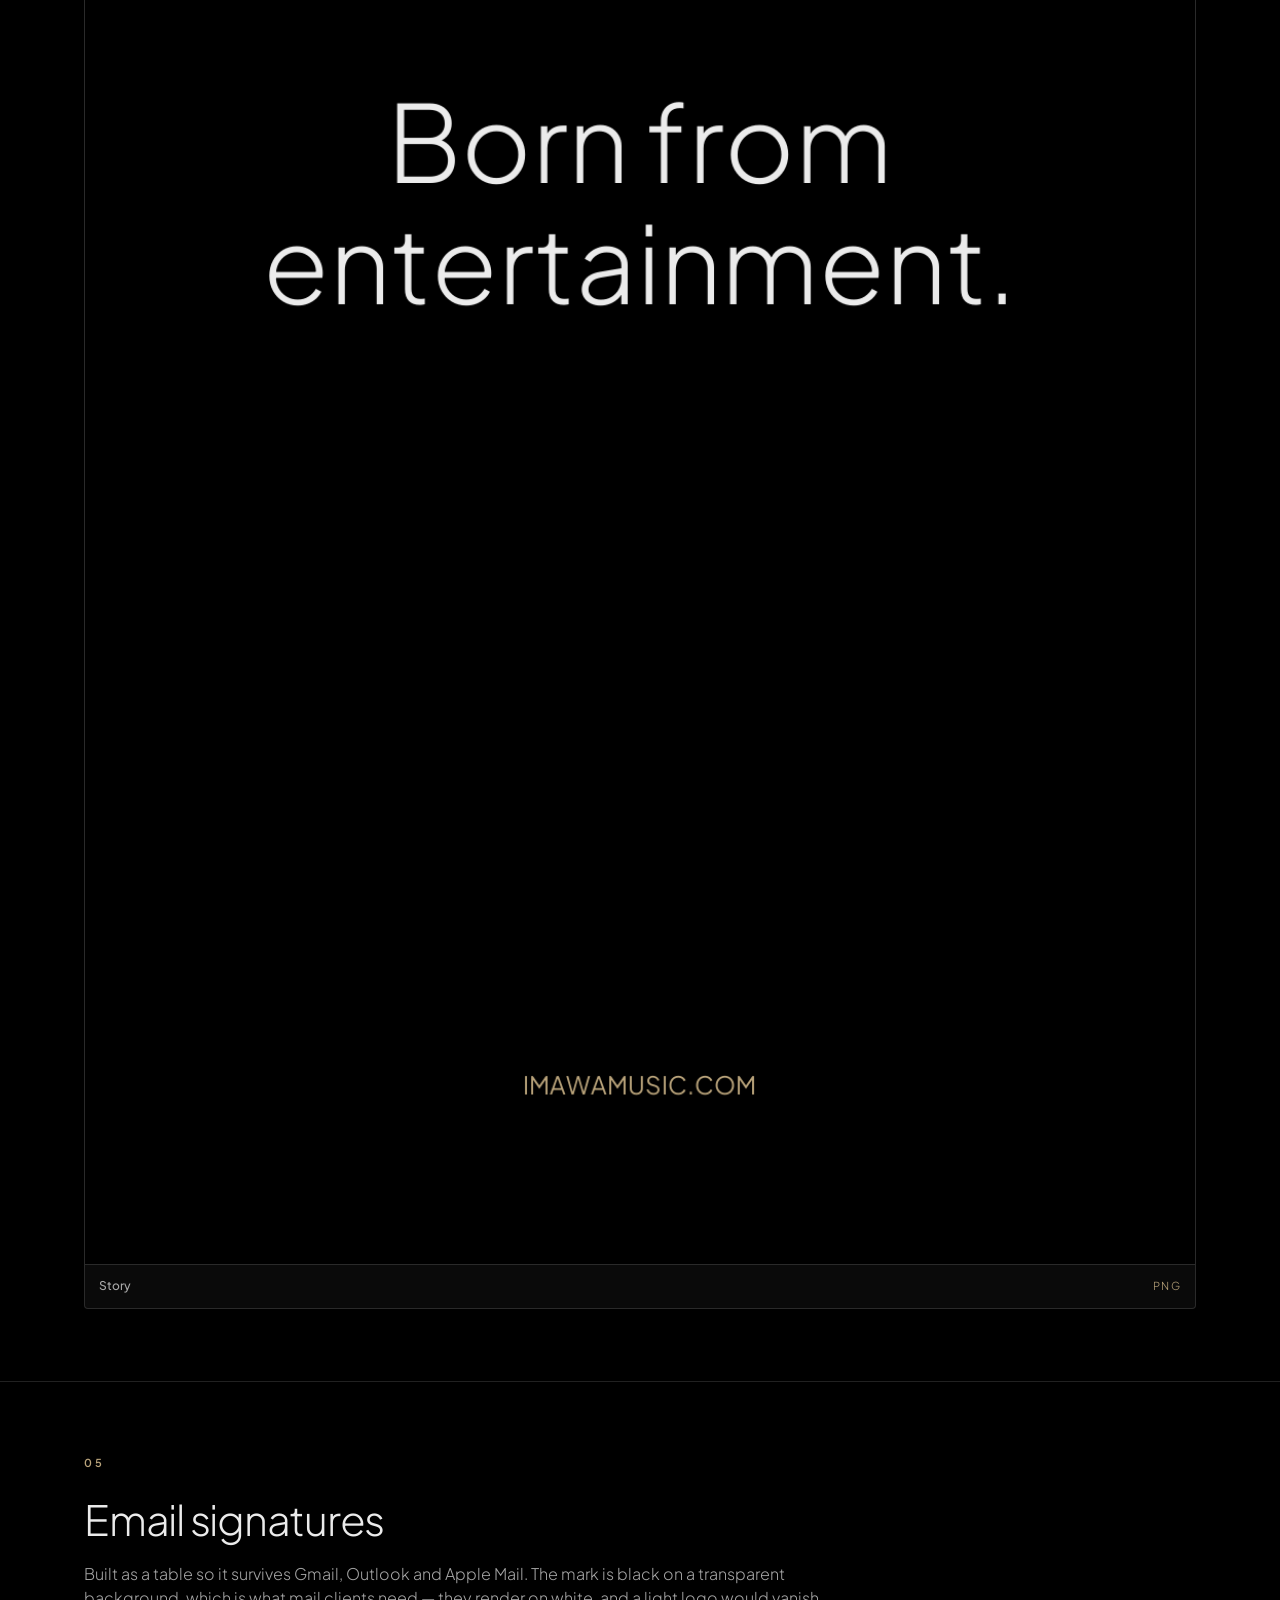
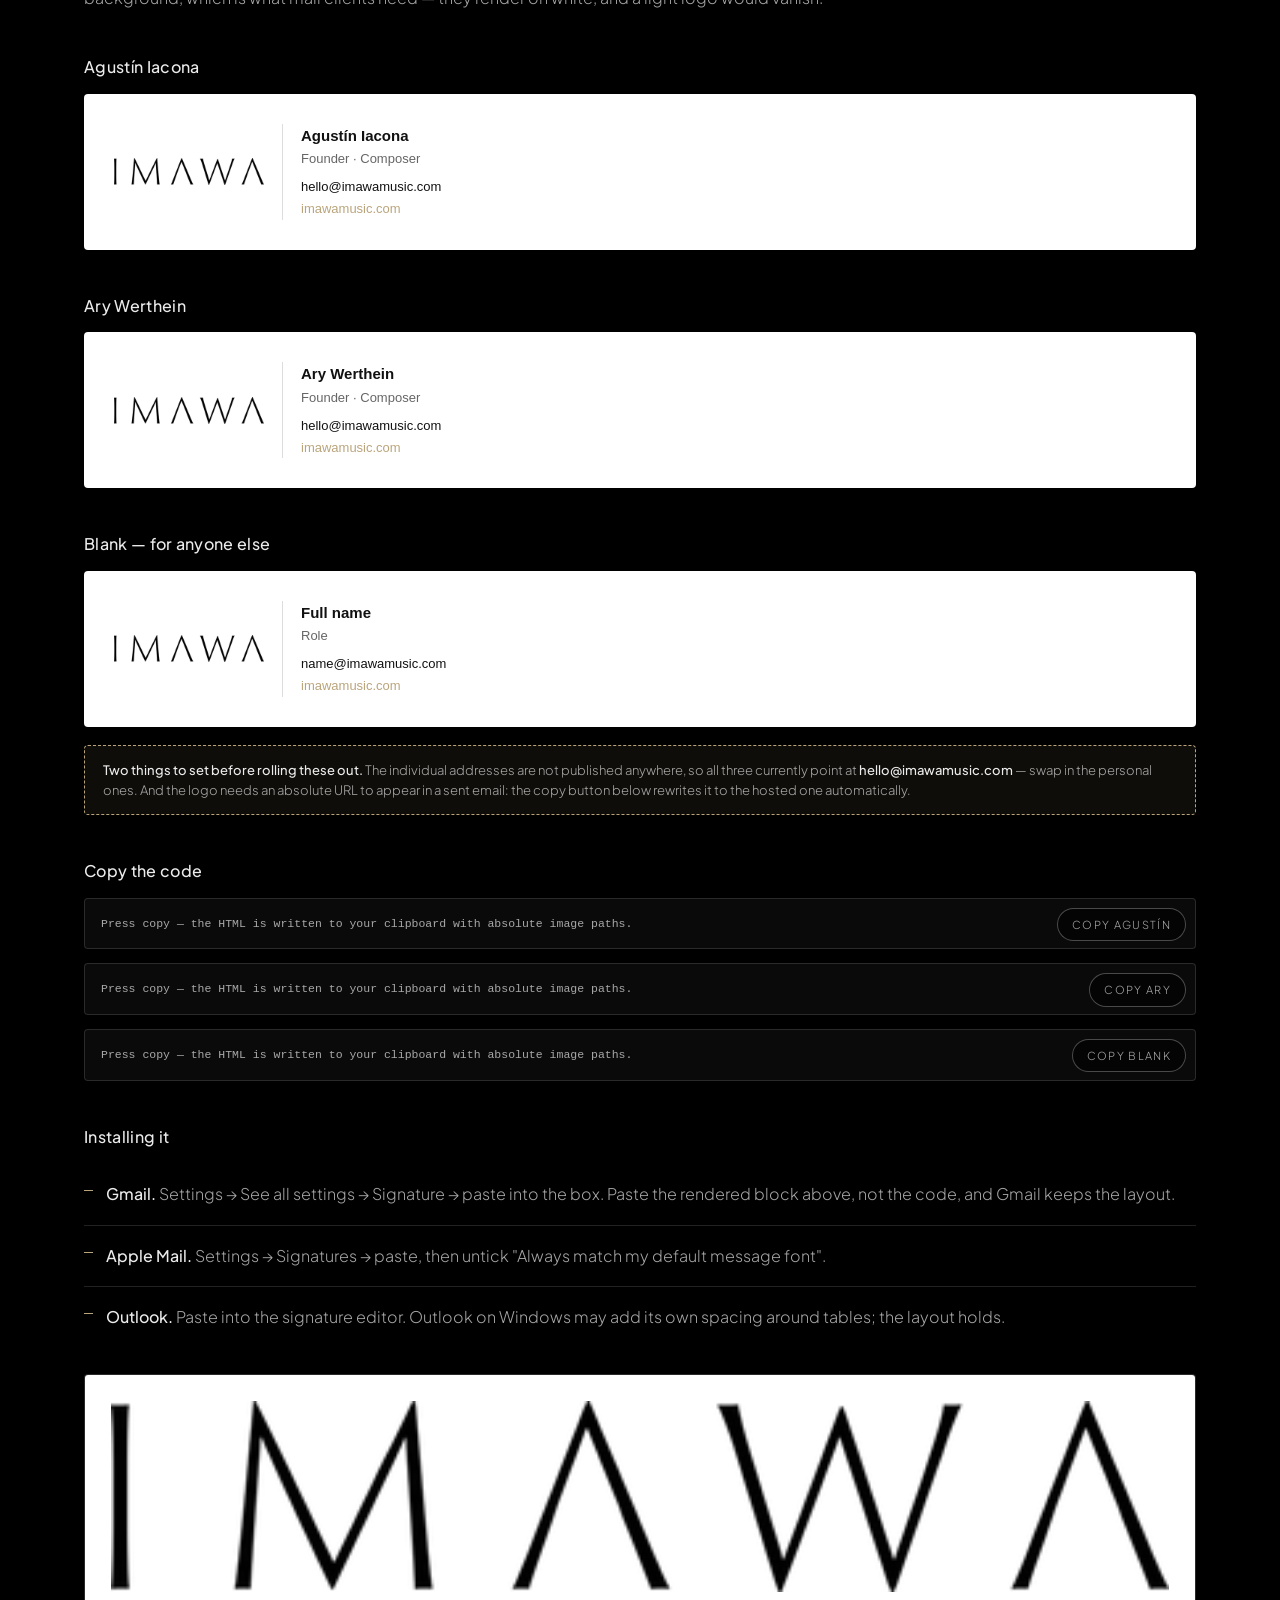
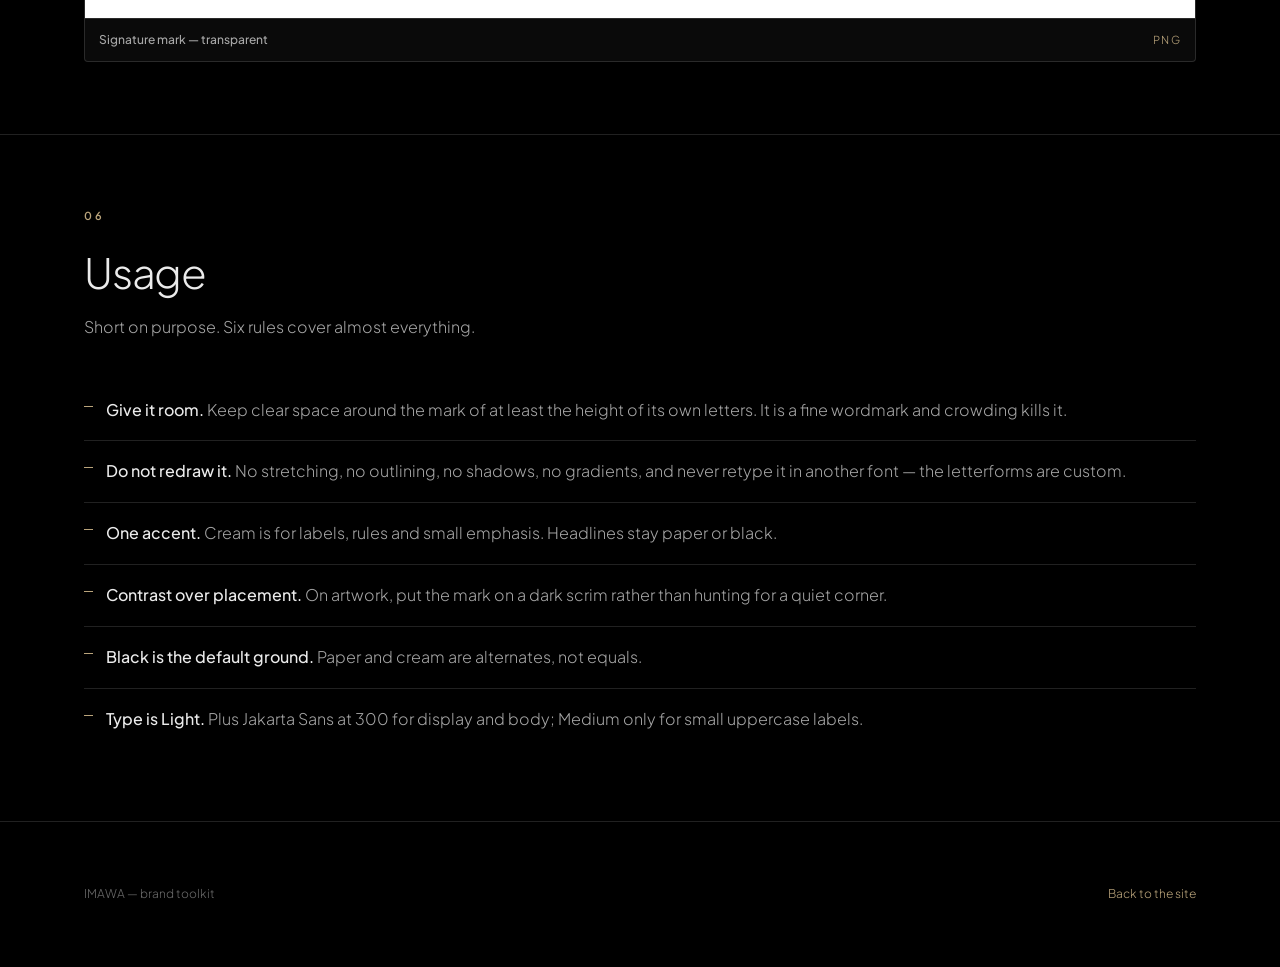
<file: brand.html>
<!DOCTYPE html>
<html lang="en">
<head>
<meta charset="utf-8">
<meta name="viewport" content="width=device-width, initial-scale=1, viewport-fit=cover">
<title>IMAWA — Brand toolkit</title>
<meta name="description" content="Logo, colour, type, social assets and email signatures for IMAWA.">
<meta name="robots" content="noindex">
<link rel="preconnect" href="https://fonts.googleapis.com">
<link rel="preconnect" href="https://fonts.gstatic.com" crossorigin>
<link href="https://fonts.googleapis.com/css2?family=Plus+Jakarta+Sans:wght@300;400;500;600&display=swap" rel="stylesheet">
<style>
:root{--black:#000;--ink:#0a0a0a;--line:rgba(235,235,235,.14);--line2:rgba(235,235,235,.3);
  --cream:#BAA47B;--paper:#EBEBEB;--p70:rgba(235,235,235,.7);--p45:rgba(235,235,235,.45);
  --font:"Plus Jakarta Sans",-apple-system,BlinkMacSystemFont,Helvetica,Arial,sans-serif;
  --pad:clamp(20px,5vw,72px);--ease:cubic-bezier(.22,.61,.36,1)}
*,*::before,*::after{box-sizing:border-box}
body{margin:0;background:var(--black);color:var(--paper);font-family:var(--font);
  font-weight:300;line-height:1.55;-webkit-font-smoothing:antialiased}
img{max-width:100%;display:block}
a{color:inherit}
.wrap{max-width:1240px;margin:0 auto;padding-inline:var(--pad)}
header{padding:clamp(52px,9vh,110px) 0 clamp(28px,4vh,48px);border-bottom:1px solid var(--line)}
header img{width:min(52vw,320px)}
header h1{margin:clamp(26px,4vw,44px) 0 0;font-size:clamp(1.9rem,5vw,3.4rem);
  font-weight:300;letter-spacing:-.03em;line-height:1.02}
header p{margin:16px 0 0;max-width:56ch;color:var(--p70);font-size:clamp(.98rem,1.4vw,1.15rem)}
.toc{display:flex;flex-wrap:wrap;gap:10px;margin-top:clamp(26px,4vw,40px)}
.toc a{border:1px solid var(--line2);border-radius:999px;padding:8px 18px;font-size:12px;
  letter-spacing:.14em;text-transform:uppercase;text-decoration:none;color:var(--p70);
  transition:.25s var(--ease)}
.toc a:hover{color:var(--paper);border-color:var(--paper)}
section{padding:clamp(52px,8vh,96px) 0;border-bottom:1px solid var(--line)}
.eyebrow{font-size:11px;letter-spacing:.24em;text-transform:uppercase;color:var(--cream);
  margin:0 0 16px;font-weight:600}
h2{margin:0 0 10px;font-size:clamp(1.6rem,4vw,2.6rem);font-weight:300;letter-spacing:-.03em}
.lede{margin:0 0 clamp(26px,4vw,40px);max-width:62ch;color:var(--p70)}
h3{margin:clamp(30px,4vw,44px) 0 14px;font-size:1rem;font-weight:500;letter-spacing:.02em}
.grid{display:grid;gap:clamp(12px,1.6vw,20px)}
.g2{grid-template-columns:repeat(auto-fit,minmax(min(100%,300px),1fr))}
.g3{grid-template-columns:repeat(auto-fit,minmax(min(100%,230px),1fr))}
.g4{grid-template-columns:repeat(auto-fit,minmax(min(100%,180px),1fr))}
figure{margin:0}
.tile{border:1px solid var(--line);border-radius:4px;overflow:hidden;background:var(--ink)}
.tile img{width:100%}
.cap{display:flex;flex-wrap:wrap;gap:10px;align-items:baseline;justify-content:space-between;
  padding:12px 14px;font-size:12px;color:var(--p45);border-top:1px solid var(--line)}
.cap b{font-weight:500;color:var(--p70)}
.dl{font-size:11px;letter-spacing:.12em;text-transform:uppercase;color:var(--cream);
  text-decoration:none;white-space:nowrap}
.dl:hover{color:var(--paper)}
.swatch{border:1px solid var(--line);border-radius:4px;overflow:hidden}
.swatch .chip{height:118px}
.swatch dl{margin:0;padding:12px 14px;border-top:1px solid var(--line);font-size:12px}
.swatch dt{color:var(--p70);font-weight:500}
.swatch dd{margin:4px 0 0;color:var(--p45);font-variant-numeric:tabular-nums}
.type-row{border-top:1px solid var(--line);padding:18px 0;display:grid;gap:6px}
.type-row:last-of-type{border-bottom:1px solid var(--line)}
.type-row span{font-size:11px;letter-spacing:.18em;text-transform:uppercase;color:var(--p45)}
.rules{list-style:none;margin:0;padding:0;display:grid;gap:1px;background:var(--line)}
.rules li{background:var(--black);padding:18px 0 18px 22px;position:relative;color:var(--p70)}
.rules li::before{content:"";position:absolute;left:0;top:26px;width:9px;height:1px;background:var(--cream)}
.rules li b{color:var(--paper);font-weight:500}
.sig{background:#fff;color:#111;border-radius:4px;padding:clamp(20px,3vw,30px)}
.sig + .sig{margin-top:14px}
.code{position:relative;margin-top:14px}
.code pre{margin:0;overflow-x:auto;background:var(--ink);border:1px solid var(--line);
  border-radius:4px;padding:16px 16px;font-size:11.5px;line-height:1.55;color:var(--p70);
  font-family:ui-monospace,SFMono-Regular,Menlo,monospace}
.copy{position:absolute;top:10px;right:10px;border:1px solid var(--line2);border-radius:999px;
  background:rgba(0,0,0,.6);color:var(--p70);font:inherit;font-size:11px;letter-spacing:.12em;
  text-transform:uppercase;padding:7px 14px;cursor:pointer;transition:.25s var(--ease)}
.copy:hover{color:var(--paper);border-color:var(--paper)}
.note{margin-top:18px;border:1px dashed var(--cream);background:rgba(186,164,123,.08);
  padding:14px 18px;font-size:13px;color:var(--p70);border-radius:4px}
.note b{color:var(--paper);font-weight:500}
footer{padding:clamp(44px,7vh,80px) 0;color:var(--p45);font-size:12px;
  display:flex;flex-wrap:wrap;gap:14px;justify-content:space-between}
@media (max-width:640px){.cap{flex-direction:column;gap:6px}}
</style>
<link rel="icon" href="/favicon.ico" sizes="any">
<link rel="icon" type="image/png" sizes="16x16" href="/assets/favicon/favicon-16.png">
<link rel="icon" type="image/png" sizes="32x32" href="/assets/favicon/favicon-32.png">
<link rel="apple-touch-icon" href="/assets/favicon/apple-touch-icon.png">
<link rel="manifest" href="/site.webmanifest">
<meta name="theme-color" content="#0A0A0A">
</head>
<body>

<header>
  <div class="wrap">
    <img src="brand/logo/imawa-paper.png" alt="IMAWA">
    <h1>Brand toolkit</h1>
    <p>Everything needed to put IMAWA out in the world consistently — the mark, the
       palette, the type, ready social assets and email signatures. Every asset on this
       page is downloadable at the size it should be used.</p>
    <nav class="toc">
      <a href="#logo">Logo</a><a href="#colour">Colour</a><a href="#type">Type</a>
      <a href="#social">Social</a><a href="#email">Email signatures</a><a href="#rules">Usage</a>
    </nav>
  </div>
</header>

<section id="logo">
  <div class="wrap">
    <p class="eyebrow">01</p>
    <h2>Logo</h2>
    <p class="lede">A wordmark, nothing else — there is no separate symbol. It is drawn
      with very fine strokes, so it needs room and enough size to stay legible. Never
      place it on a busy image without a scrim behind it.</p>

    <div class="grid g4">
      <figure class="tile"><div style="background:#000;padding:26px 18px"><img src="brand/logo/imawa-paper.png" alt="Paper on black"></div>
        <figcaption class="cap"><b>Paper on dark</b><a class="dl" href="brand/logo/imawa-paper.png" download>PNG</a></figcaption></figure>
      <figure class="tile"><div style="background:#EBEBEB;padding:26px 18px"><img src="brand/logo/imawa-black.png" alt="Black on light"></div>
        <figcaption class="cap"><b>Black on light</b><a class="dl" href="brand/logo/imawa-black.png" download>PNG</a></figcaption></figure>
      <figure class="tile"><div style="background:#BAA47B;padding:26px 18px"><img src="brand/logo/imawa-white.png" alt="White on cream"></div>
        <figcaption class="cap"><b>White on cream</b><a class="dl" href="brand/logo/imawa-white.png" download>PNG</a></figcaption></figure>
      <figure class="tile"><div style="background:#0a0a0a;padding:26px 18px"><img src="brand/logo/imawa-cream.png" alt="Cream on black"></div>
        <figcaption class="cap"><b>Cream accent</b><a class="dl" href="brand/logo/imawa-cream.png" download>PNG</a></figcaption></figure>
    </div>

    <h3>Vector</h3>
    <p class="lede">Use these for print, large format, or anywhere the mark will be
      scaled. Both carry transparency.</p>
    <div class="grid g2">
      <figure class="tile"><figcaption class="cap"><b>Dark artwork — for light grounds</b><a class="dl" href="brand/logo/imawa-vector-dark.pdf" download>PDF</a></figcaption></figure>
      <figure class="tile"><figcaption class="cap"><b>Light artwork — for dark grounds</b><a class="dl" href="brand/logo/imawa-vector-light.pdf" download>PDF</a></figcaption></figure>
    </div>
  </div>
</section>

<section id="colour">
  <div class="wrap">
    <p class="eyebrow">02</p>
    <h2>Colour</h2>
    <p class="lede">Three values, sampled from the original logo lockups. Black carries
      almost everything; cream is an accent and should stay one — labels, rules, small
      emphasis. Paper is the type colour on dark.</p>
    <div class="grid g4">
      <div class="swatch"><div class="chip" style="background:#000;border-bottom:1px solid var(--line)"></div>
        <dl><dt>Black</dt><dd>#000000 · rgb(0,0,0)</dd><dd>Grounds, type on light</dd></dl></div>
      <div class="swatch"><div class="chip" style="background:#EBEBEB"></div>
        <dl><dt>Paper</dt><dd>#EBEBEB · rgb(235,235,235)</dd><dd>Type on dark</dd></dl></div>
      <div class="swatch"><div class="chip" style="background:#BAA47B"></div>
        <dl><dt>Cream</dt><dd>#BAA47B · rgb(186,164,123)</dd><dd>Accent only</dd></dl></div>
      <div class="swatch"><div class="chip" style="background:#0A0A0A"></div>
        <dl><dt>Ink</dt><dd>#0A0A0A · rgb(10,10,10)</dd><dd>Panels, tiles</dd></dl></div>
    </div>
  </div>
</section>

<section id="type">
  <div class="wrap">
    <p class="eyebrow">03</p>
    <h2>Type</h2>
    <p class="lede">Plus Jakarta Sans throughout, and mostly at Light. It is free on
      Google Fonts, so anyone can install it without a licence.</p>
    <div class="type-row"><span>Display · Light 300 · tight tracking</span>
      <div style="font-size:clamp(1.9rem,6vw,3.6rem);letter-spacing:-.03em;line-height:1.02">Born from entertainment.</div></div>
    <div class="type-row"><span>Body · Light 300</span>
      <div style="font-size:1.05rem;color:var(--p70);max-width:58ch">Award-winning music production company — scoring for broadcasters and brands across the globe.</div></div>
    <div class="type-row"><span>Label · Medium 500 · 0.2em tracking · uppercase</span>
      <div style="font-size:12px;letter-spacing:.2em;text-transform:uppercase;color:var(--cream);font-weight:500">Selected work</div></div>
  </div>
</section>

<section id="social">
  <div class="wrap">
    <p class="eyebrow">04</p>
    <h2>Social</h2>
    <p class="lede">Sized for each placement and ready to upload. Instagram and LinkedIn
      take the same square avatar.</p>

    <h3>Avatars — 1080 × 1080</h3>
    <div class="grid g3">
      <figure class="tile"><img src="brand/social/avatar-black.png" alt="Avatar on black">
        <figcaption class="cap"><b>Black — primary</b><a class="dl" href="brand/social/avatar-black.png" download>PNG</a></figcaption></figure>
      <figure class="tile"><img src="brand/social/avatar-paper.png" alt="Avatar on paper">
        <figcaption class="cap"><b>Paper</b><a class="dl" href="brand/social/avatar-paper.png" download>PNG</a></figcaption></figure>
      <figure class="tile"><img src="brand/social/avatar-cream.png" alt="Avatar on cream">
        <figcaption class="cap"><b>Cream</b><a class="dl" href="brand/social/avatar-cream.png" download>PNG</a></figcaption></figure>
    </div>
    <div class="note"><b>On small avatars.</b> The wordmark is fine and wide, so at the
      ~40px a feed renders it becomes faint. Black is the primary because it holds up
      best. If the mark ever needs to read at thumbnail size, that is a monogram
      decision for the brand owner, not something to improvise here.</div>

    <h3>LinkedIn covers — 1584 × 396</h3>
    <div class="grid g2">
      <figure class="tile"><img src="brand/social/linkedin-cover-mark.png" alt="Cover, centred mark">
        <figcaption class="cap"><b>Centred mark</b><a class="dl" href="brand/social/linkedin-cover-mark.png" download>PNG</a></figcaption></figure>
      <figure class="tile"><img src="brand/social/linkedin-cover-phrase.png" alt="Cover, phrase">
        <figcaption class="cap"><b>Phrase</b><a class="dl" href="brand/social/linkedin-cover-phrase.png" download>PNG</a></figcaption></figure>
      <figure class="tile"><img src="brand/social/linkedin-cover-rule.png" alt="Cover, mark and rule">
        <figcaption class="cap"><b>Mark and rule</b><a class="dl" href="brand/social/linkedin-cover-rule.png" download>PNG</a></figcaption></figure>
    </div>
    <div class="note"><b>Why the content sits off to the right.</b> LinkedIn lays the
      profile photo over the lower-left of the cover, roughly 260px wide, and crops the
      edges further on phones. Everything here starts past that, so nothing important
      disappears behind the avatar.</div>

    <h3>Post templates — 1080 × 1080</h3>
    <div class="grid g3">
      <figure class="tile"><img src="brand/social/post-lockup.png" alt="Post, lockup">
        <figcaption class="cap"><b>Lockup</b><a class="dl" href="brand/social/post-lockup.png" download>PNG</a></figcaption></figure>
      <figure class="tile"><img src="brand/social/post-phrase.png" alt="Post, phrase">
        <figcaption class="cap"><b>Phrase</b><a class="dl" href="brand/social/post-phrase.png" download>PNG</a></figcaption></figure>
      <figure class="tile"><img src="brand/social/post-image.png" alt="Post, image">
        <figcaption class="cap"><b>Over artwork</b><a class="dl" href="brand/social/post-image.png" download>PNG</a></figcaption></figure>
    </div>
    <p class="lede" style="margin-top:14px">The third is a frame, not a finished post:
      drop a still or artwork behind it and keep the dark band so the mark stays legible.</p>

    <h3>Story — 1080 × 1920</h3>
    <div class="grid g3">
      <figure class="tile"><img src="brand/social/story.png" alt="Story template">
        <figcaption class="cap"><b>Story</b><a class="dl" href="brand/social/story.png" download>PNG</a></figcaption></figure>
    </div>
  </div>
</section>

<section id="email">
  <div class="wrap">
    <p class="eyebrow">05</p>
    <h2>Email signatures</h2>
    <p class="lede">Built as a table so it survives Gmail, Outlook and Apple Mail. The
      mark is black on a transparent background, which is what mail clients need — they
      render on white, and a light logo would vanish.</p>

    <h3>Agustín Iacona</h3>
    <div class="sig" id="sig-a">
      <table cellpadding="0" cellspacing="0" border="0" style="border-collapse:collapse;font-family:Helvetica,Arial,sans-serif">
        <tr>
          <td style="padding-right:18px;border-right:1px solid #ddd;vertical-align:middle">
            <img src="brand/email/signature-logo@2x.png" width="150" alt="IMAWA" style="display:block;border:0">
          </td>
          <td style="padding-left:18px;vertical-align:middle">
            <div style="font-size:15px;font-weight:600;color:#111">Agustín Iacona</div>
            <div style="font-size:13px;color:#666;padding-top:2px">Founder · Composer</div>
            <div style="font-size:13px;padding-top:8px">
              <a href="mailto:hello@imawamusic.com" style="color:#111;text-decoration:none">hello@imawamusic.com</a>
            </div>
            <div style="font-size:13px;padding-top:2px">
              <a href="https://imawamusic.com" style="color:#BAA47B;text-decoration:none">imawamusic.com</a>
            </div>
          </td>
        </tr>
      </table>
    </div>

    <h3>Ary Werthein</h3>
    <div class="sig" id="sig-b">
      <table cellpadding="0" cellspacing="0" border="0" style="border-collapse:collapse;font-family:Helvetica,Arial,sans-serif">
        <tr>
          <td style="padding-right:18px;border-right:1px solid #ddd;vertical-align:middle">
            <img src="brand/email/signature-logo@2x.png" width="150" alt="IMAWA" style="display:block;border:0">
          </td>
          <td style="padding-left:18px;vertical-align:middle">
            <div style="font-size:15px;font-weight:600;color:#111">Ary Werthein</div>
            <div style="font-size:13px;color:#666;padding-top:2px">Founder · Composer</div>
            <div style="font-size:13px;padding-top:8px">
              <a href="mailto:hello@imawamusic.com" style="color:#111;text-decoration:none">hello@imawamusic.com</a>
            </div>
            <div style="font-size:13px;padding-top:2px">
              <a href="https://imawamusic.com" style="color:#BAA47B;text-decoration:none">imawamusic.com</a>
            </div>
          </td>
        </tr>
      </table>
    </div>

    <h3>Blank — for anyone else</h3>
    <div class="sig" id="sig-c">
      <table cellpadding="0" cellspacing="0" border="0" style="border-collapse:collapse;font-family:Helvetica,Arial,sans-serif">
        <tr>
          <td style="padding-right:18px;border-right:1px solid #ddd;vertical-align:middle">
            <img src="brand/email/signature-logo@2x.png" width="150" alt="IMAWA" style="display:block;border:0">
          </td>
          <td style="padding-left:18px;vertical-align:middle">
            <div style="font-size:15px;font-weight:600;color:#111">Full name</div>
            <div style="font-size:13px;color:#666;padding-top:2px">Role</div>
            <div style="font-size:13px;padding-top:8px">
              <a href="mailto:name@imawamusic.com" style="color:#111;text-decoration:none">name@imawamusic.com</a>
            </div>
            <div style="font-size:13px;padding-top:2px">
              <a href="https://imawamusic.com" style="color:#BAA47B;text-decoration:none">imawamusic.com</a>
            </div>
          </td>
        </tr>
      </table>
    </div>

    <div class="note"><b>Two things to set before rolling these out.</b> The individual
      addresses are not published anywhere, so all three currently point at
      <b>hello@imawamusic.com</b> — swap in the personal ones. And the logo needs an
      absolute URL to appear in a sent email: the copy button below rewrites it to the
      hosted one automatically.</div>

    <h3>Copy the code</h3>
    <div class="code">
      <button class="copy" data-copy="sig-a">Copy Agustín</button>
      <pre id="out-a">Press copy — the HTML is written to your clipboard with absolute image paths.</pre>
    </div>
    <div class="code">
      <button class="copy" data-copy="sig-b">Copy Ary</button>
      <pre id="out-b">Press copy — the HTML is written to your clipboard with absolute image paths.</pre>
    </div>
    <div class="code">
      <button class="copy" data-copy="sig-c">Copy blank</button>
      <pre id="out-c">Press copy — the HTML is written to your clipboard with absolute image paths.</pre>
    </div>

    <h3>Installing it</h3>
    <ul class="rules">
      <li><b>Gmail.</b> Settings → See all settings → Signature → paste into the box.
        Paste the rendered block above, not the code, and Gmail keeps the layout.</li>
      <li><b>Apple Mail.</b> Settings → Signatures → paste, then untick
        "Always match my default message font".</li>
      <li><b>Outlook.</b> Paste into the signature editor. Outlook on Windows may add
        its own spacing around tables; the layout holds.</li>
    </ul>

    <div class="grid g3" style="margin-top:26px">
      <figure class="tile"><div style="background:#fff;padding:26px"><img src="brand/email/signature-logo@2x.png" alt="Signature logo"></div>
        <figcaption class="cap"><b>Signature mark — transparent</b><a class="dl" href="brand/email/signature-logo@2x.png" download>PNG</a></figcaption></figure>
    </div>
  </div>
</section>

<section id="rules">
  <div class="wrap">
    <p class="eyebrow">06</p>
    <h2>Usage</h2>
    <p class="lede">Short on purpose. Six rules cover almost everything.</p>
    <ul class="rules">
      <li><b>Give it room.</b> Keep clear space around the mark of at least the height
        of its own letters. It is a fine wordmark and crowding kills it.</li>
      <li><b>Do not redraw it.</b> No stretching, no outlining, no shadows, no
        gradients, and never retype it in another font — the letterforms are custom.</li>
      <li><b>One accent.</b> Cream is for labels, rules and small emphasis. Headlines
        stay paper or black.</li>
      <li><b>Contrast over placement.</b> On artwork, put the mark on a dark scrim
        rather than hunting for a quiet corner.</li>
      <li><b>Black is the default ground.</b> Paper and cream are alternates, not
        equals.</li>
      <li><b>Type is Light.</b> Plus Jakarta Sans at 300 for display and body; Medium
        only for small uppercase labels.</li>
    </ul>
  </div>
</section>

<footer>
  <div class="wrap" style="display:flex;flex-wrap:wrap;gap:14px;justify-content:space-between;width:100%">
    <span>IMAWA — brand toolkit</span>
    <span><a href="/" style="color:var(--cream);text-decoration:none">Back to the site</a></span>
  </div>
</footer>

<script>
document.querySelectorAll('.copy').forEach(function (btn) {
  btn.addEventListener('click', function () {
    var src = document.getElementById(btn.dataset.copy);
    var html = src.innerHTML
      .replace(/src="brand\//g, 'src="' + location.origin + '/brand/')
      .replace(/\s+/g, ' ').trim();
    var out = document.getElementById('out-' + btn.dataset.copy.split('-')[1]);
    out.textContent = html;
    var done = function () { btn.textContent = 'Copied'; setTimeout(function(){
      btn.textContent = btn.dataset.label; }, 1800); };
    btn.dataset.label = btn.dataset.label || btn.textContent;
    if (navigator.clipboard && window.isSecureContext) {
      var blob = new Blob([html], { type: 'text/html' });
      var plain = new Blob([html], { type: 'text/plain' });
      navigator.clipboard.write([new ClipboardItem({ 'text/html': blob, 'text/plain': plain })])
        .then(done).catch(function () { navigator.clipboard.writeText(html).then(done); });
    } else {
      var r = document.createRange(); r.selectNodeContents(out);
      var s = getSelection(); s.removeAllRanges(); s.addRange(r);
      document.execCommand('copy'); done();
    }
  });
});
</script>
</body>
</html>
</file>
<file: css/style.css>
/* IMAWA — dark-first. Post-delivery 1 (02/09).
   Brief: less "skincare", more entertainment production.
   Blacker grounds, bigger logo, smaller headline, immediate visual impact. */

:root{
  --black:#000000;
  --ink-900:#0A0A0A;
  --ink-800:#111111;
  --ink-700:#181818;
  --line:rgba(235,235,235,.14);
  --line-2:rgba(235,235,235,.28);

  --cream:#BAA47B;
  --cream-soft:#D6C7A8;
  --paper:#EBEBEB;
  --paper-70:rgba(235,235,235,.70);
  --paper-45:rgba(235,235,235,.45);

  --font:"Plus Jakarta Sans",-apple-system,BlinkMacSystemFont,"Segoe UI",Helvetica,Arial,sans-serif;
  --pad:clamp(20px,5vw,72px);
  --maxw:1560px;
  --ease:cubic-bezier(.22,.61,.36,1);
}

*,*::before,*::after{box-sizing:border-box}
html{-webkit-text-size-adjust:100%;scroll-behavior:smooth;scroll-padding-top:72px}
body{margin:0;background:var(--ink-900);color:var(--paper);font-family:var(--font);
  font-weight:400;line-height:1.5;-webkit-font-smoothing:antialiased;overflow-x:hidden}
img,video{max-width:100%;display:block}
a{color:inherit;text-decoration:none}
button{font:inherit;color:inherit;background:none;border:0;cursor:pointer}
.wrap{max-width:var(--maxw);margin:0 auto;padding-inline:var(--pad)}
.skip{position:absolute;left:-9999px}
.skip:focus{left:12px;top:12px;background:var(--paper);color:var(--black);padding:10px 16px;z-index:200}

/* ================= header ================= */
.hdr{position:fixed;left:0;right:0;top:0;z-index:100;background:rgba(10,10,10,.72);
  backdrop-filter:blur(16px);border-bottom:1px solid var(--line);
  transition:transform .45s var(--ease)}
.hdr.is-hidden{transform:translateY(-100%)}
.hdr-in{display:flex;align-items:center;justify-content:space-between;gap:24px;
  max-width:var(--maxw);margin:0 auto;padding:15px var(--pad)}
/* logo noticeably bigger per the brief */
.logo img{height:20px;width:auto}
.nav{display:flex;align-items:center;gap:clamp(18px,2.6vw,40px)}
.mlink{position:relative;display:inline-block;overflow:hidden;vertical-align:top;
  font-size:13px;letter-spacing:.14em;text-transform:uppercase;line-height:1.4;height:1.4em}
.mlink span{display:block;transition:transform .45s var(--ease)}
.mlink span::after{content:attr(data-t);display:block;color:var(--cream)}
.mlink:hover span,.mlink:focus-visible span{transform:translateY(-1.4em)}
.mlink[aria-current="page"] span::after{color:var(--paper)}

.burger{display:none;width:34px;height:34px;align-items:center;justify-content:center}
.burger span{display:block;width:22px;height:1px;background:var(--paper);position:relative;
  transition:background .2s var(--ease)}
.burger span::before,.burger span::after{content:"";position:absolute;left:0;width:22px;height:1px;
  background:var(--paper);transition:transform .35s var(--ease),top .35s var(--ease)}
.burger span::before{top:-7px}.burger span::after{top:7px}
.burger[aria-expanded="true"] span{background:transparent}
.burger[aria-expanded="true"] span::before{top:0;transform:rotate(45deg)}
.burger[aria-expanded="true"] span::after{top:0;transform:rotate(-45deg)}

/* ================= hero ================= */
.hero{background:var(--black);padding:clamp(56px,11vh,120px) 0 clamp(34px,6vh,64px);
  position:relative;overflow:hidden}
/* faint texture, keeps the black from reading flat */
.hero::after{content:"";position:absolute;inset:0;pointer-events:none;opacity:.5;
  background:radial-gradient(120% 80% at 50% -10%,rgba(186,164,123,.13),transparent 62%)}
.hero .wrap{position:relative;z-index:1}
/* headline smaller than before, subheader sits under it */
.hero h1{margin:0;font-weight:300;letter-spacing:-.03em;line-height:1;
  font-size:clamp(3rem,11.5vw,10.5rem)}
/* optical alignment: pull each line left by its first glyph's side
   bearing, measured by render, so the ink lines up with the logo. */
.line{display:block;overflow:hidden;margin-left:calc(var(--lsb,0em) * -1)}
.line>i{display:block;font-style:normal;transform:translateY(102%);
  animation:riseIn .95s var(--ease) .15s forwards}
.line:nth-child(2)>i{animation-delay:.27s}
@keyframes riseIn{to{transform:translateY(0)}}
.hero__sub{margin:clamp(16px,2.2vw,24px) 0 0;max-width:52ch;
  font-size:clamp(.98rem,1.35vw,1.25rem);line-height:1.5;color:var(--paper-70);font-weight:300;
  opacity:0;animation:fadeUp .9s var(--ease) .4s forwards}
@keyframes fadeUp{from{opacity:0;transform:translateY(16px)}to{opacity:1;transform:none}}

/* ================= showreel ================= */
.reel{background:var(--black);padding:0 0 clamp(40px,7vh,80px)}
.reel__frame{position:relative;width:100%;aspect-ratio:16/9;overflow:hidden;
  background:var(--ink-800);border-top:1px solid var(--line);border-bottom:1px solid var(--line)}
.reel__frame video,.reel__frame img{width:100%;height:100%;object-fit:cover}
.reel__slot{position:absolute;inset:0;display:flex;flex-direction:column;gap:12px;
  align-items:center;justify-content:center;text-align:center;padding:24px;
  background:repeating-linear-gradient(45deg,#141414 0 18px,#181818 18px 36px);color:var(--paper-45)}
.reel__slot b{display:block;font-size:clamp(1rem,2vw,1.5rem);font-weight:300;color:var(--paper-70)}
.reel__slot span{font-size:11px;letter-spacing:.2em;text-transform:uppercase;color:var(--cream)}
.reel__cap{display:flex;flex-wrap:wrap;gap:10px;justify-content:space-between;
  margin-top:14px;font-size:11px;letter-spacing:.18em;text-transform:uppercase;color:var(--paper-45)}

/* ================= sections ================= */
.sec{padding:clamp(56px,9vh,110px) 0}
.sec--flush{padding-bottom:0}
.sec--black{background:var(--black)}
.eyebrow{font-size:11px;letter-spacing:.24em;text-transform:uppercase;color:var(--cream);
  margin:0 0 18px;font-weight:600}
.h2{margin:0 0 clamp(24px,3.4vw,42px);font-weight:300;letter-spacing:-.03em;
  line-height:1;font-size:clamp(1.9rem,5vw,3.8rem)}
.lede{font-size:clamp(1.05rem,1.9vw,1.6rem);font-weight:300;line-height:1.42;max-width:34ch;margin:0}

/* ================= selected work ================= */
.workbar{display:flex;flex-wrap:wrap;gap:22px;align-items:flex-end;
  justify-content:space-between;margin:0 0 26px}
.chips{display:flex;flex-wrap:wrap;gap:8px;margin:0;padding:0;list-style:none}
.chip{border:1px solid var(--line-2);border-radius:999px;padding:8px 18px;font-size:12px;
  letter-spacing:.1em;text-transform:uppercase;color:var(--paper-70);transition:.25s var(--ease)}
.chip:hover{border-color:var(--paper);color:var(--paper)}
.chip[aria-pressed="true"]{background:var(--paper);border-color:var(--paper);color:var(--black)}
.viewbar{display:flex;align-items:center;gap:9px}
.viewbar .lbl2{font-size:11px;letter-spacing:.18em;text-transform:uppercase;color:var(--paper-45)}
.vbtn{border:1px solid var(--line-2);border-radius:999px;padding:7px 15px;font-size:12px;
  color:var(--paper-70);transition:.25s var(--ease)}
.vbtn:hover{border-color:var(--paper);color:var(--paper)}
.vbtn[aria-pressed="true"]{background:var(--cream);border-color:var(--cream);color:var(--black)}

/* full-bleed, edge to edge, photos touching */
.grid{display:grid;gap:0;width:100%}
.grid[data-view="2"]{grid-template-columns:repeat(auto-fit,minmax(min(100%,560px),1fr))}
.grid[data-view="3"]{grid-template-columns:repeat(auto-fit,minmax(min(100%,380px),1fr))}
.card{position:relative;display:block;overflow:hidden;background:var(--ink-800)}
.card__media{position:relative;aspect-ratio:16/10;overflow:hidden}
.grid[data-view="3"] .card__media{aspect-ratio:4/3}
.card__media img{width:100%;height:100%;object-fit:cover;
  transition:transform .9s var(--ease),filter .6s var(--ease);filter:grayscale(1)}
.card:hover .card__media img{transform:scale(1.05);filter:grayscale(0)}
.ph{position:absolute;inset:0;display:flex;align-items:center;justify-content:center;
  background:repeating-linear-gradient(45deg,#141414 0 16px,#191919 16px 32px);
  color:var(--paper-45);font-size:11px;letter-spacing:.2em;text-transform:uppercase}
.card__ov{position:absolute;inset:0;display:flex;flex-direction:column;justify-content:flex-end;
  gap:10px;padding:clamp(18px,2.4vw,30px);
  background:linear-gradient(to top,rgba(0,0,0,.86),rgba(0,0,0,.10) 62%,transparent)}
.card__ov h3{margin:0;font-size:clamp(1.15rem,2.2vw,1.9rem);font-weight:300;letter-spacing:-.02em}
.tags{display:flex;flex-wrap:wrap;gap:6px;margin:0;padding:0;list-style:none;
  opacity:0;transform:translateY(8px);transition:.45s var(--ease)}
.card:hover .tags{opacity:1;transform:none}
.tag{font-size:10px;letter-spacing:.14em;text-transform:uppercase;
  border:1px solid var(--line-2);border-radius:999px;padding:4px 10px;color:var(--paper-70)}
.card.is-hidden{display:none}

/* ================= services ================= */
.svc{list-style:none;margin:0;padding:0;border-top:1px solid var(--line)}
.svc li{border-bottom:1px solid var(--line)}
.svc .row{display:flex;align-items:baseline;gap:clamp(16px,4vw,56px);
  padding:clamp(20px,3.2vw,34px) 0;transition:padding-left .45s var(--ease)}
.svc li:hover .row{padding-left:16px}
.svc li:hover .t{color:var(--cream)}
.svc .n{font-size:11px;color:var(--cream);font-weight:600;min-width:34px;letter-spacing:.1em}
.svc .t{font-size:clamp(1.3rem,3.4vw,2.5rem);font-weight:300;letter-spacing:-.025em;
  flex:1;min-width:0;transition:color .35s var(--ease)}

/* ================= how we work ================= */
.steps{display:grid;gap:0;margin-top:10px;background:var(--black);
  grid-template-columns:repeat(auto-fit,minmax(min(100%,180px),1fr));
  border-top:1px solid var(--line)}
.step{background:var(--black);padding:clamp(22px,3vw,36px);
  border-bottom:1px solid var(--line);border-right:1px solid var(--line);
  transition:background .4s var(--ease)}
.step:hover{background:var(--ink-700)}
.step .n{font-size:11px;letter-spacing:.2em;color:var(--cream);font-weight:600}
.step h3{margin:12px 0 0;font-size:clamp(1.15rem,2.3vw,1.65rem);
  font-weight:300;letter-spacing:-.02em;color:var(--paper)}

/* ================= client logos ================= */
.logos{overflow:hidden;padding:clamp(24px,3vw,38px) 0;
  border-block:1px solid var(--line);background:var(--black)}
.logos__track{display:flex;align-items:center;width:max-content;
  animation:logoslide 42s linear infinite}
.logos__track img{height:clamp(15px,1.8vw,24px);width:auto;
  margin-inline:clamp(24px,3.8vw,58px);opacity:.42;
  transition:opacity .4s var(--ease)}
.logos__track img:hover{opacity:1}
.logos:hover .logos__track{animation-play-state:paused}
@keyframes logoslide{to{transform:translateX(-50%)}}

/* ================= contact ================= */
.contact{background:var(--black);padding:clamp(64px,11vh,130px) 0 clamp(30px,5vh,56px);
  text-align:center;position:relative;overflow:hidden}
.contact::after{content:"";position:absolute;inset:0;pointer-events:none;
  background:radial-gradient(100% 70% at 50% 110%,rgba(186,164,123,.14),transparent 60%)}
.contact .wrap{position:relative;z-index:1}
.contact h2{margin:0;font-weight:300;letter-spacing:-.035em;line-height:1;
  font-size:clamp(2.6rem,9vw,7.5rem)}
.contact .inq{margin:clamp(26px,4vw,42px) 0 0;font-size:11px;letter-spacing:.24em;
  text-transform:uppercase;color:var(--cream)}
.mailto{display:inline-block;margin-top:12px;font-size:clamp(1.05rem,2.4vw,1.75rem);
  font-weight:300;letter-spacing:-.01em;border-bottom:1px solid var(--line-2);
  padding-bottom:5px;transition:border-color .35s var(--ease),color .35s var(--ease)}
.mailto:hover{border-color:var(--cream);color:var(--cream)}
/* oversized wordmark closing the page */
.contact__mark{display:block;width:100%;
  margin:clamp(52px,9vw,104px) 0 0;opacity:.26}
.ftr-btm{display:flex;flex-wrap:wrap;gap:14px;justify-content:space-between;
  margin-top:clamp(34px,5vw,56px);padding-top:20px;border-top:1px solid var(--line);
  font-size:11px;letter-spacing:.12em;text-transform:uppercase;color:var(--paper-45)}

/* ================= about page ================= */
.prose{max-width:62ch;margin-inline:auto}
.prose p{font-size:clamp(1rem,1.35vw,1.15rem);line-height:1.7;color:var(--paper-70);margin:0 0 1.2em}
.prose p.big{font-size:clamp(1.2rem,2.2vw,1.65rem);color:var(--paper);font-weight:300;line-height:1.4}
.centered{text-align:center}

/* ================= reveal ================= */
.rv{opacity:0;transform:translateY(22px);
  transition:opacity .8s var(--ease),transform .8s var(--ease)}
.rv.in{opacity:1;transform:none}

/* ================= mobile ================= */
@media (max-width:900px){
  .nav{position:fixed;left:0;right:0;top:var(--navtop,58px);bottom:0;background:var(--ink-900);
    flex-direction:column;align-items:stretch;gap:0;padding:10px var(--pad) 40px;
    overflow-y:auto;transform:translateX(100%);transition:transform .45s var(--ease);
    display:flex;visibility:hidden}
  .nav.open{transform:translateX(0);visibility:visible}
  .mlink{height:auto;overflow:visible;font-size:17px;padding:18px 0;
    border-bottom:1px solid var(--line)}
  .mlink span::after{display:none}
  .mlink:hover span,.mlink:focus-visible span{transform:none}
  .burger{display:flex}
  body.nav-open{overflow:hidden}
  .svc .row{flex-direction:column;gap:6px}
  .workbar{gap:16px}
}
@media (prefers-reduced-motion:reduce){
  *{animation:none!important;transition:none!important;scroll-behavior:auto!important}
  .rv{opacity:1;transform:none}
  .line>i{transform:none}
  .hero__sub{opacity:1}
  .tags{opacity:1;transform:none}
}

/* ======================================================================
   POST-DELIVERY 2 — intro curtain, lightbox, festival banner
   ====================================================================== */

/* ---------- intro curtain ---------- */
.intro{height:170svh;position:relative;background:var(--black)}
.intro__inner{position:sticky;top:0;height:100svh;display:flex;flex-direction:column;
  align-items:center;justify-content:center;gap:clamp(20px,3vw,34px);
  padding:0 var(--pad);text-align:center;overflow:hidden}
.intro__inner::after{content:"";position:absolute;inset:0;pointer-events:none;
  background:radial-gradient(90% 60% at 50% 45%,rgba(186,164,123,.15),transparent 65%)}
.intro__logo{position:relative;z-index:1;width:min(78vw,900px);
  transform-origin:center center;will-change:transform,opacity}
.intro__sub{position:relative;z-index:1;margin:0;max-width:44ch;
  font-size:clamp(.95rem,1.5vw,1.3rem);font-weight:300;line-height:1.5;color:var(--paper-70);
  will-change:opacity}
.scrolldown{position:relative;z-index:1;display:flex;flex-direction:column;align-items:center;
  gap:10px;margin-top:clamp(8px,2vw,20px);font-size:10px;letter-spacing:.24em;
  text-transform:uppercase;color:var(--paper-45);will-change:opacity}
.scrolldown:hover{color:var(--cream)}
.scrolldown i{display:block;width:1px;height:46px;background:linear-gradient(to bottom,
  transparent,var(--cream));position:relative;overflow:hidden}
.scrolldown i::after{content:"";position:absolute;left:0;top:-46px;width:1px;height:46px;
  background:linear-gradient(to bottom,transparent,var(--paper));
  animation:dropline 1.9s var(--ease) infinite}
@keyframes dropline{0%{transform:translateY(0)}60%,100%{transform:translateY(92px)}}
/* header logo fades in as the intro mark lands in the bar */
.hdr .logo img{opacity:var(--logo-op,1);transition:opacity .25s linear}

/* ---------- headline: 30% smaller than before ---------- */
.hero h1{font-size:clamp(2.1rem,8vw,7.35rem)}

/* ---------- services: smaller, no hover (they link nowhere) ---------- */
.svc .t{font-size:clamp(1.05rem,2.2vw,1.65rem)}
.svc .row{padding:clamp(14px,2vw,22px) 0}
.svc li:hover .row{padding-left:0}
.svc li:hover .t{color:inherit}

/* ---------- work cards become play triggers ---------- */
.card{cursor:pointer;border:0;padding:0;text-align:left;width:100%;font:inherit;color:inherit}
.card__play{position:absolute;left:50%;top:50%;width:clamp(44px,4.5vw,64px);aspect-ratio:1;
  transform:translate(-50%,-50%) scale(.85);border-radius:50%;
  border:1px solid rgba(235,235,235,.6);background:rgba(0,0,0,.30);backdrop-filter:blur(3px);
  display:grid;place-items:center;opacity:0;transition:.45s var(--ease);z-index:2}
.card:hover .card__play,.card:focus-visible .card__play{opacity:1;transform:translate(-50%,-50%) scale(1)}
.card__play::after{content:"";border-left:11px solid var(--paper);
  border-top:7px solid transparent;border-bottom:7px solid transparent;margin-left:3px}
.card__src{font-size:10px;letter-spacing:.14em;text-transform:uppercase;color:var(--cream)}

/* ---------- festival banner inside work ---------- */
.fest{margin-top:clamp(28px,4vw,52px);border-top:1px solid var(--line);
  border-bottom:1px solid var(--line);background:var(--black)}
.fest__img{width:100%;height:auto;display:block;opacity:.85;
  transition:opacity .5s var(--ease)}
.fest:hover .fest__img{opacity:1}
.fest__cap{display:flex;flex-wrap:wrap;align-items:center;gap:16px;justify-content:space-between;
  padding:14px var(--pad);font-size:11px;letter-spacing:.18em;text-transform:uppercase;
  color:var(--paper-45)}
.fest__cap img{height:26px;width:auto;opacity:.6}

/* ---------- lightbox ---------- */
.lb{position:fixed;inset:0;z-index:300;display:none;background:rgba(0,0,0,.95);
  padding:max(4vmin,54px) 4vmin 4vmin}
.lb.open{display:grid;place-items:center}
.lb__box{width:min(96vw,1360px);aspect-ratio:16/9;background:#000;position:relative}
.lb__box iframe,.lb__box video{position:absolute;inset:0;width:100%;height:100%;border:0}
.lb__close{position:absolute;top:14px;right:16px;z-index:310;width:44px;height:44px;
  border:1px solid var(--line-2);border-radius:50%;display:grid;place-items:center;
  color:var(--paper);font-size:20px;line-height:1;transition:.25s var(--ease)}
.lb__close:hover{background:var(--paper);color:var(--black)}
.lb__title{position:absolute;left:0;right:64px;top:-34px;font-size:12px;letter-spacing:.14em;
  text-transform:uppercase;color:var(--paper-45)}
body.lb-open{overflow:hidden}

@media (prefers-reduced-motion:reduce){
  .intro{height:auto}
  .intro__inner{position:static;height:auto;padding-block:clamp(60px,12vh,120px)}
  .scrolldown i::after{animation:none}
}


/* ======================================================================
   POST-DELIVERY 3 — nav hidden on arrival, centred hero
   ====================================================================== */

/* nav bar is absent on load; it drops in once the mark has landed */
.hdr.is-top{transform:translateY(-100%)}

/* the travelling mark rides above the bar it is heading into */
.intro__inner{z-index:120}
.intro{height:150svh}

/* hero now occupies the middle of the screen, where the mark started */
.hero{min-height:100svh;display:grid;place-items:center;
  padding:clamp(40px,8vh,96px) 0;text-align:center}
.hero .wrap{width:100%}
.hero h1{margin-inline:auto}
/* centred text: no side-bearing pull, it would throw the centring off */
.line{margin-left:0}
.hero__sub{margin:clamp(18px,2.4vw,30px) auto 0;max-width:46ch;animation:none;opacity:1}

/* headline animates when it scrolls into view, not on page load */
.line>i{animation:none}
.rv.in .line>i{animation:riseIn .95s var(--ease) forwards}
.rv.in .line:nth-child(2)>i{animation-delay:.12s}

@media (prefers-reduced-motion:reduce){
  .hdr.is-top{transform:none}
  .line>i,.rv.in .line>i{animation:none;transform:none}
}


/* ---------- featured Messi block ---------- */
.reel{background:var(--black);padding:0 0 clamp(34px,5vh,64px)}
.reel__frame{position:relative;display:block;width:100%;aspect-ratio:16/9;overflow:hidden;
  border:0;border-top:1px solid var(--line);border-bottom:1px solid var(--line);
  padding:0;background:var(--ink-800);cursor:pointer}
.reel__frame img{width:100%;height:100%;object-fit:cover;
  transition:transform .9s var(--ease),filter .6s var(--ease);filter:grayscale(1)}
.reel__frame:hover img,.reel__frame:focus-visible img{transform:scale(1.03);filter:grayscale(0)}
.reel__frame .card__play{width:clamp(58px,6vw,92px);opacity:.9}
.reel__frame:hover .card__play{opacity:1}
.reel__cap{display:flex;flex-wrap:wrap;gap:10px;justify-content:space-between;
  margin-top:14px;font-size:11px;letter-spacing:.18em;text-transform:uppercase;color:var(--paper-45)}

/* festival banner sits inside the work column, not edge to edge */
.fest{margin:clamp(28px,4vw,52px) 0 0;border:1px solid var(--line)}
.fest__cap{padding:14px 18px}


/* ======================================================================
   POST-DELIVERY 4
   ====================================================================== */

/* "Two up" must mean two. auto-fill with a 560px minimum was fitting three
   columns on a wide screen, so the label and the layout disagreed. */
.grid[data-view="2"]{grid-template-columns:repeat(2,minmax(0,1fr))}
.grid[data-view="3"]{grid-template-columns:repeat(3,minmax(0,1fr))}
@media (max-width:900px){
  .grid[data-view="2"],.grid[data-view="3"]{grid-template-columns:1fr}
}

/* the intro mark leaves straight up — no sideways flight */
.intro__logo{transform-origin:center top}
.intro__sub{margin:0;max-width:44ch}

/* festival banner edge to edge again */
.fest{margin:clamp(28px,4vw,52px) 0 0;border:0;
  border-top:1px solid var(--line);border-bottom:1px solid var(--line)}
.fest__cap{padding:14px var(--pad)}


/* ======================================================================
   POST-DELIVERY 5 — mark and headline share one stage
   ====================================================================== */

/* Long enough to play the swap and then hold the headline, so nothing
   scrolls past an empty screen. */
.intro{height:200svh}
.intro__inner{gap:clamp(18px,2.6vw,30px)}

/* both sit in the same grid cell: one leaves, the other arrives in place */
.intro__swap{position:relative;z-index:1;display:grid;width:100%;
  place-items:center;min-height:clamp(120px,22vh,230px)}
.intro__swap > *{grid-area:1/1}
.intro__logo{width:min(78vw,900px);transform-origin:center top;
  will-change:transform,opacity}
.intro__head{margin:0;font-weight:300;letter-spacing:-.03em;line-height:1;
  font-size:clamp(2.1rem,8vw,7.35rem);opacity:0;will-change:opacity,transform}
.intro__head .line{overflow:visible}
.intro__head .line>i{transform:none;animation:none}
.intro__sub{position:relative;z-index:1;margin:0 auto;max-width:44ch}


/* ======================================================================
   POST-DELIVERY 6
   ====================================================================== */

/* The bar was sticky, so it reserved 51px of layout even while translated
   out of view - that reserved strip showed the body colour above the intro's
   pure black and read as a grey band. Fixed takes it out of the flow, so the
   intro starts at the very top of the viewport. */
.hdr{will-change:transform}
/* About has no intro, so its first section must clear the fixed bar */
.hero{padding-top:calc(clamp(40px,8vh,96px) + 56px)}


/* The close glyph was the "times" character, whose vertical metrics sit high
   in the em box, so it never optically centred in the circle. Drawn instead. */
.lb__close{font-size:0;line-height:0}
.lb__close i{position:relative;display:block;width:16px;height:16px}
.lb__close i::before,.lb__close i::after{content:"";position:absolute;
  top:50%;left:50%;width:16px;height:1.5px;background:currentColor;
  transform-origin:center}
.lb__close i::before{transform:translate(-50%,-50%) rotate(45deg)}
.lb__close i::after{transform:translate(-50%,-50%) rotate(-45deg)}


/* ======================================================================
   POST-DELIVERY 7 — the bar sits on top, solid
   ====================================================================== */

/* It was translucent with a blur, so whatever scrolled underneath showed
   through it. Solid black hides it outright and matches the intro exactly,
   so no tonal band appears where the two meet. */
.hdr{background:var(--black);backdrop-filter:none}

/* The intro stage used to outrank the bar (z-index 120) so the travelling
   mark could ride over it. The mark is fully faded by 44% and the bar only
   arrives at 45%, so that is no longer needed - and it let the headline
   paint over the bar on short viewports. */
.intro__inner{z-index:1}


/* The banner carried a top margin, leaving a gap between the last row of the
   grid and the banner. Flush against it instead - the grid is gapless, so a
   gap only here read as a mistake. */
.fest{margin-top:0}

/* Work cards are never hidden waiting for a reveal.
   A fade-in is decoration; an invisible portfolio grid is a broken page, and
   any reveal that depends on a callback can leave content stuck at opacity 0.
   Text blocks keep .rv - if one of those misses, the page still reads. */
.grid .card{opacity:1;transform:none}


/* ======================================================================
   POST-DELIVERY 8
   ====================================================================== */

/* --- 3. close the gap above Selected work (both breakpoints) --- */
.reel{padding-bottom:0}
#work.sec--flush{padding-top:clamp(26px,4vh,46px)}

/* --- 4. the mobile menu could not work ---
   .hdr carried will-change:transform, and a will-change/transform ancestor
   becomes the containing block for position:fixed descendants - so the panel
   was being laid out against the 51px bar instead of the viewport. */
.hdr{will-change:auto}
body.nav-open .hdr{transform:none}

/* --- 6. Let's talk sits higher, centred between services and the mark --- */
.contact{padding-top:clamp(40px,6vh,80px)}
.contact__mark{margin-top:clamp(40px,7vw,84px)}

/* --- 7. the closing mark rises into place --- */
.contact__mark{opacity:0;transform:translateY(46px);
  transition:opacity 1s var(--ease),transform 1.1s var(--ease)}
.contact__mark.in{opacity:.26;transform:none}

/* --- 5. About reads as an article, not a poster --- */
.hero{min-height:auto;padding:calc(clamp(56px,11vh,110px) + 56px) 0 clamp(14px,2.5vh,26px)}
.hero + .sec{padding-top:clamp(20px,3vh,36px)}
.prose p{line-height:1.62;margin:0 0 .95em}
.prose p.big{margin-bottom:1.1em}

@media (max-width:900px){
  /* --- 1 + 2. mark and headline closer, block properly centred --- */
  .intro__swap{min-height:0}
  .intro__logo{width:min(66vw,420px)}
  .intro__inner{gap:clamp(14px,3.5vw,22px)}
  .intro__sub{font-size:1rem;line-height:1.45}
  .scrolldown{margin-top:clamp(14px,4vw,26px)}

  /* --- 9. no view switcher on mobile: the grid is one column --- */
  .viewbar{display:none}
  .workbar{gap:14px}

  /* --- 4. full-screen black panel, large type, bar stays clickable above --- */
  .nav{position:fixed;inset:0;top:0;z-index:99;background:var(--black);
    justify-content:center;gap:0;padding:calc(56px + 6vh) var(--pad) 8vh;
    overflow-y:auto}
  .nav.open{transform:none}
  .mlink{font-size:clamp(1.6rem,7vw,2.4rem);letter-spacing:-.01em;text-transform:none;
    padding:clamp(14px,2.6vh,22px) 0;border-bottom:1px solid var(--line)}
  .mlink:last-of-type{border-bottom:0}
  .burger{position:relative;z-index:101}

  .contact h2{font-size:clamp(2.4rem,13vw,4rem)}
  .contact__mark{margin-top:clamp(30px,9vw,60px)}
}


/* ======================================================================
   POST-DELIVERY 9 — mobile intro: one shared measure
   ====================================================================== */
@media (max-width:900px){
  /* Mark, headline and subheadline all run to the same width - the content
     column - instead of three different measures.
     "entertainment." is the longest line at roughly 7.3em, so filling a
     column of ~90vw needs about 12.3vw of type. */
  .intro__logo{width:100%}
  .intro__sub{max-width:100%}
  .intro__head{font-size:clamp(2.2rem,13.2vw,4.6rem)}
  .intro__swap{width:100%}
}


/* ======================================================================
   POST-DELIVERY 10
   ====================================================================== */

/* The closing mark rose because moving "Let's talk" up cut its top margin,
   not because of the animation. Restored, and now it sits the same distance
   above the rule as the rule sits above the copyright line. */
.contact__mark{margin-top:clamp(56px,9vw,104px)}

@media (max-width:900px){
  /* The menu panel is a child of the bar, so it painted over the wordmark:
     the panel carries z-index 99 while the logo sat at auto. Lift the logo,
     as the burger already is, so both stay above the open panel. */
  .logo{position:relative;z-index:101}
  .contact__mark{margin-top:clamp(46px,11vw,76px)}
}


/* ======================================================================
   POST-DELIVERY 11 — the rule sits centred between mark and copyright
   ====================================================================== */

/* The gap above the rule was clamp(34px,5vw,56px) while the gap below it was
   a flat 20px, so the mark read as floating well clear of the line while the
   copyright sat tight under it. The asset has no transparent padding - its box
   edge is the ink edge - so matching the two values matches what you see.
   The mark's own top margin grows by the same amount the gap loses, so the
   mark moves down to the rule rather than the rule moving up to the mark. */
.ftr-btm{margin-top:20px}
.contact__mark{margin-top:clamp(92px,14vw,140px)}

@media (max-width:900px){
  .contact__mark{margin-top:clamp(72px,16vw,112px)}
}


/* Mobile only: the intro mark sits 10% inside the column the headline and
   subheadline fill, rather than running the full width with them. */
@media (max-width:900px){
  .intro__logo{width:90%}
}


/* Measured on the live page: the mark's ink sat 20px above the rule while the
   copyright's glyphs sat 22px below it - the 2px is the text's half-leading,
   since padding lands on the line box, not the letters. Matching the glyphs
   rather than the box makes the two gaps read as equal. */
.ftr-btm{margin-top:22px}


/* ======================================================================
   POST-DELIVERY 12 — the closing mark rises out of a mask
   ====================================================================== */

/* It used to fade in. Now a clipping box hides it and the mark slides up out
   of that box at its final opacity the whole way, so it is revealed rather
   than faded up. The mask keeps the mark's layout height, so nothing shifts. */
.markmask{overflow:hidden;margin-top:clamp(92px,14vw,140px);line-height:0}
.contact__mark{display:block;width:100%;margin:0;
  opacity:.26;
  transform:translateY(102%);
  transition:transform 1.15s var(--ease)}
.contact__mark.in{opacity:.26;transform:translateY(0)}

@media (max-width:900px){
  .markmask{margin-top:clamp(72px,16vw,112px)}
  .contact__mark{margin:0}
}
@media (prefers-reduced-motion:reduce){
  .contact__mark{transform:none}
}


/* ======================================================================
   POST-DELIVERY 13 — one black
   ====================================================================== */

/* .sec declared no background, so it showed the body's --ink-900 (#0A0A0A)
   while the sections around it painted --black (#000). Against pure black
   that 10/255 difference read as a grey panel behind Selected work.
   Everything is one black now. */
body{background:var(--black)}
.sec{background:var(--black)}


/* ======================================================================
   POST-DELIVERY 14 — no hover on touch, so cards light up at the centre
   ====================================================================== */

/* A touch screen never fires :hover, so on mobile the colour, the tags and the
   play affordance were unreachable - every card stayed grey and bare. The
   card nearest the middle of the screen now carries .is-active, which mirrors
   the hover state exactly, so the grid lights up and dims as it scrolls past.
   Desktop keeps :hover and never gets the class. */
@media (max-width:900px){
  .card.is-active .card__media img{transform:scale(1.05);filter:grayscale(0)}
  .card.is-active .tags{opacity:1;transform:none}
  .card.is-active .card__play{opacity:1;transform:translate(-50%,-50%) scale(1)}
  .reel__frame.is-active img{transform:scale(1.03);filter:grayscale(0)}
  .reel__frame.is-active .card__play{opacity:1}
}

/* Belt and braces for the strip: the track keeps its own height from the
   declared image box, so it cannot collapse while the files decode. */
.logos__track img{flex:0 0 auto}


/* ======================================================================
   POST-DELIVERY 15 — festival flyer moves into the lightbox
   ====================================================================== */

.fest{margin-top:0;border-top:1px solid var(--line);border-bottom:1px solid var(--line)}
.fest__trigger{display:flex;width:100%;align-items:center;justify-content:space-between;
  gap:16px;padding:14px var(--pad);cursor:pointer;
  font-size:11px;letter-spacing:.18em;text-transform:uppercase;color:var(--paper-45);
  transition:color .3s var(--ease)}
.fest__trigger:hover,.fest__trigger:focus-visible{color:var(--paper)}
.fest__mark{height:26px;width:auto;opacity:.55;transition:opacity .3s var(--ease)}
.fest__trigger:hover .fest__mark,.fest__trigger:focus-visible .fest__mark{opacity:1}

/* the lightbox also carries stills now, which are not 16:9 */
.lb__box.is-img{aspect-ratio:auto;background:transparent;display:grid;place-items:center}
.lb__box.is-img img{position:static;width:100%;height:auto;max-height:82vh;object-fit:contain}


/* ======================================================================
   POST-DELIVERY 16 — the lightbox caption never sits on the image
   ====================================================================== */

/* The caption was absolutely positioned at top:-34px, which only holds for a
   single line: a second line grew downwards and landed on the picture. It is
   in normal flow now, in a row above the frame with the close button, so any
   number of lines pushes the frame down instead of covering it. */
.lb.open{display:grid;place-items:center}
.lb__inner{width:min(96vw,1360px);display:flex;flex-direction:column;gap:10px}
.lb__head{display:flex;align-items:flex-start;gap:14px;justify-content:space-between}
.lb__title{position:static;margin:0;flex:1;min-width:0;
  font-size:11px;letter-spacing:.14em;text-transform:uppercase;
  line-height:1.5;color:var(--paper-45)}
.lb__close{position:static;flex:0 0 auto;width:38px;height:38px;margin-top:-8px}
.lb__box{width:100%;aspect-ratio:16/9;background:#000;position:relative}
.lb__box.is-img{aspect-ratio:auto;background:transparent;display:grid;place-items:center}
.lb__box.is-img img{position:static;width:100%;height:auto;max-height:76vh;object-fit:contain}

@media (max-width:900px){
  .lb{padding:4vmin}
  .lb__title{font-size:10px;letter-spacing:.12em}
  .lb__box.is-img img{max-height:70vh}
}


/* ======================================================================
   POST-DELIVERY 17 — marquee slides by pixels, not a percentage
   ====================================================================== */

/* Travel is exactly one set width, handed in from JS, so the loop never
   re-resolves against a changing track and the track stays small. */
@keyframes logoslide{from{transform:translateX(0)}
                     to{transform:translateX(calc(var(--mq-shift,50%) * -1))}}
.logos__track{animation:logoslide var(--mq-dur,20s) linear infinite}

/* Pause on hover only where hovering is real. On a touch screen :hover latches
   after a tap and would leave the strip stopped. */
.logos:hover .logos__track{animation-play-state:running}
@media (hover:hover){
  .logos:hover .logos__track{animation-play-state:paused}
}


/* No will-change here: it pins a composited layer for the life of the page,
   and this strip is exactly where blank stretches were showing. The animation
   composites fine without it now that the track is small. */

/* ======================================================================
   POST-DELIVERY 18 — floating nav, descenders, reduced motion
   ====================================================================== */

/* Seamless: no rule and no panel, so the wordmark and menu float. */
.hdr{border-bottom:0;background:transparent;backdrop-filter:none}

/* A .line box is exactly 1em tall, so with line-height:1 the descenders
   (g, y, p, q, j) fall outside it and overflow:hidden clips them - the g in
   "original" on About. Grow the clip box downwards and cancel it with an equal
   negative margin: the descender shows and the leading does not move. */
.line{padding-bottom:.22em;margin-bottom:-.22em}

/* The curtain was two full viewports of scroll. Shorter. */
.intro{height:160svh}

/* With Reduce Motion on, the intro was broken rather than simplified:
   .intro{height:auto} sat in a reduced-motion block but a later top-level
   .intro{height:200svh} outranked it - media queries add no specificity, so
   source order decided - while .intro__inner{position:static} did win. The
   result was a full-height section with its content collapsed at the top and a
   viewport of empty black below. The headline never appeared either, since
   .intro__head{opacity:0} is only undone by the script, which this mode skips.
   These come last, so they hold. */
@media (prefers-reduced-motion:reduce){
  .intro{height:auto}
  .intro__inner{position:static;height:auto;padding-block:clamp(56px,11vh,110px)}
  .intro__swap{display:block;min-height:0;width:auto}
  .intro__swap > *{grid-area:auto}
  .intro__logo{margin:0 auto;transform:none;opacity:1}
  .intro__head{opacity:1;transform:none;text-align:center;
    margin-top:clamp(18px,3vw,32px)}
  .contact__mark{opacity:.26;transform:none}
  .scrolldown{opacity:1}
}

/* ======================================================================
   POST-DELIVERY 19 — the featured film plays in place
   ====================================================================== */

/* Mounted only once the block is actually on screen and torn down when it
   leaves, so nothing is fetched until it is wanted. It sits over the poster
   and ignores pointer events, so the frame stays a single click target that
   opens the film with sound. */
.reel__video{position:absolute;inset:0;width:100%;height:100%;border:0;z-index:1;
  pointer-events:none;opacity:0;transition:opacity .9s var(--ease)}
.reel__video.in{opacity:1}
.reel__frame .card__play{z-index:2}
.reel__frame .reel__sound{position:absolute;right:16px;bottom:14px;z-index:2;
  font-size:10px;letter-spacing:.2em;text-transform:uppercase;color:var(--paper-45);
  opacity:0;transition:opacity .4s var(--ease);pointer-events:none}
.reel__frame:hover .reel__sound{opacity:1}

/* ======================================================================
   POST-DELIVERY 20 — the film peeks while the headline lands
   ====================================================================== */

/* The pinned panel is shorter than the screen, so the section beneath it -
   the featured film - is already showing along the bottom by the time the
   headline and the bar arrive. 82svh puts its top edge where it was marked. */
.intro__inner{height:82svh}
.reel__sound{opacity:0}
.reel__frame:hover .reel__sound{opacity:1}

/* ======================================================================
   POST-DELIVERY 21 — Reduce Motion keeps the piece, loses the movement
   ====================================================================== */

/* The previous pass unstacked the intro entirely under Reduce Motion, so the
   mark, the headline and the subheadline all landed at once with no sequence -
   which is what the client was seeing and reporting as "no animation".
   Reducing motion should not mean removing the work. The structure and the
   order stay: the panel is still pinned and the mark still hands over to the
   headline in the same spot. What goes is the part the preference is actually
   about - the large travel and the scaling. They cross-fade in place instead,
   driven by scroll position, so nothing moves on its own. */
@media (prefers-reduced-motion:reduce){
  .intro{height:160svh}
  .intro__inner{position:sticky;top:0;height:82svh;
    padding-block:0;justify-content:center}
  .intro__swap{display:grid;min-height:clamp(120px,22vh,230px);width:100%}
  .intro__swap > *{grid-area:1/1}
  .intro__logo{margin:0;transform:none}
  .intro__head{text-align:center;margin-top:0}
  .scrolldown{opacity:1}
  .contact__mark{transform:none;opacity:.26}
}

/* ======================================================================
   POST-DELIVERY 22 — the sound control is reachable on touch
   ====================================================================== */

/* It was hover-only, so on a phone nobody could see that sound was available
   at all. Browsers will not autoplay with audio, so the offer has to be
   visible: a quiet pill while the film is muted, gone once it is not. */
.reel__sound{opacity:1;pointer-events:auto;cursor:pointer;
  right:auto;left:50%;bottom:clamp(14px,2.4vw,24px);transform:translateX(-50%);
  display:inline-flex;align-items:center;gap:8px;
  padding:9px 16px;border:1px solid var(--line-2);border-radius:999px;
  background:rgba(0,0,0,.45);backdrop-filter:blur(6px);
  color:var(--paper);font-size:10px;letter-spacing:.2em;
  transition:opacity .4s var(--ease),border-color .3s var(--ease)}
.reel__sound::before{content:"";width:0;height:0;
  border-left:7px solid currentColor;
  border-top:5px solid transparent;border-bottom:5px solid transparent}
.reel__sound:hover{border-color:var(--paper)}
.reel__frame.has-sound .reel__sound{opacity:0;pointer-events:none}

/* ======================================================================
   POST-DELIVERY 23 — the lightbox always fits the window
   ====================================================================== */

/* The frame was only ever constrained by width: min(96vw, 1360px) with a 16:9
   ratio. Nothing capped its height, so on any window that is wide relative to
   its height the video ran past the bottom edge - 146px over on 1440x760, and
   exactly at the limit on 1280x832. The YouTube control bar went with it, which
   is why the fullscreen button was unreachable.

   The width is now also capped by what the height allows, so the frame shrinks
   to fit instead of overflowing. --lb-chrome covers the padding, the caption
   row and the gap around it. vh first for older engines, svh where supported,
   which is what mobile needs while the address bar moves. */
.lb{--lb-chrome:150px}
.lb__inner{width:min(96vw, calc((100vh - var(--lb-chrome)) * 16 / 9), 1360px)}
@supports (height:100svh){
  .lb__inner{width:min(96vw, calc((100svh - var(--lb-chrome)) * 16 / 9), 1360px)}
}

/* Stills keep the full width and are capped by height instead. */
.lb.is-still .lb__inner{width:min(96vw,1360px)}
.lb.is-still .lb__box.is-img img{max-height:calc(100vh - var(--lb-chrome))}
@supports (height:100svh){
  .lb.is-still .lb__box.is-img img{max-height:calc(100svh - var(--lb-chrome))}
}

@media (max-width:900px){
  .lb{--lb-chrome:120px}
}

/* ======================================================================
   POST-DELIVERY 24 — the sound pill is a pill, not a bar
   ====================================================================== */

/* The earlier rule was written as .reel__sound, one class, while the original
   is .reel__frame .reel__sound - two. So the original right:16px outranked the
   new right:auto, and with left:50% set as well the element stretched from the
   middle of the frame all the way to its right edge. It looked like a wide bar,
   and a click anywhere across that invisible width landed on it. Matching the
   original specificity lets it collapse back to its content. */
.reel__frame .reel__sound{
  left:50%;right:auto;bottom:clamp(14px,2.4vw,24px);
  transform:translateX(-50%);
  width:auto;max-width:max-content;
  display:inline-flex;align-items:center;gap:7px;
  padding:8px 14px;border:1px solid var(--line-2);border-radius:999px;
  background:rgba(0,0,0,.45);backdrop-filter:blur(6px);
  color:var(--paper);font-size:10px;letter-spacing:.18em;
  opacity:1;pointer-events:auto;cursor:pointer;
  transition:opacity .4s var(--ease),border-color .3s var(--ease)}
.reel__frame .reel__sound:hover{border-color:var(--paper)}
.reel__frame.has-sound .reel__sound{opacity:0;pointer-events:none}

/* The sound pill is gone: sound switches on by itself at the visitor's first
   interaction anywhere on the page, so a separate control was only ever an
   extra thing to mis-click. Kept hidden in case the markup lingers anywhere. */
.reel__sound{display:none}

/* The player API swaps the element it is given for its own iframe, so the
   positioned box is now a wrapper and the iframe simply fills it. */
.reel__video iframe{display:block;width:100%;height:100%;border:0}

/* ======================================================================
   POST-DELIVERY 25 — sound is a control, not a one-way switch
   ====================================================================== */

/* Sound could be turned on but never off. This is a real button and a sibling
   of the frame, not a child of it, so a tap can never fall through to the
   handler that opens the film - which is what kept happening before. */
.reel__stage{position:relative}
.reel__mute{position:absolute;right:clamp(14px,2vw,22px);bottom:clamp(14px,2vw,22px);
  z-index:3;display:inline-flex;align-items:center;gap:7px;
  padding:8px 14px;border:1px solid var(--line-2);border-radius:999px;
  background:rgba(0,0,0,.5);backdrop-filter:blur(6px);
  color:var(--paper-45);font-size:10px;letter-spacing:.18em;text-transform:uppercase;
  cursor:pointer;transition:color .3s var(--ease),border-color .3s var(--ease)}
.reel__mute:hover{color:var(--paper);border-color:var(--paper)}
.reel__mute i{position:relative;width:9px;height:9px;
  border-left:6px solid currentColor;
  border-top:5px solid transparent;border-bottom:5px solid transparent}
.reel__mute i::after{content:"";position:absolute;left:-7px;top:50%;
  width:13px;height:1px;background:currentColor;transform:translateY(-50%) rotate(-45deg)}
.reel__mute.is-on{color:var(--paper)}
.reel__mute.is-on i::after{display:none}

/* ======================================================================
   POST-DELIVERY 26 — the film sits higher on phones
   ====================================================================== */

/* The pinned panel is what decides how much of the film shows beneath it:
   whatever height it does not take, the film fills. At 82svh only 18svh of it
   appeared, which left a stretch of black between the scroll cue and the
   picture. Shorter panel on phones, so the film arrives sooner and higher. */
@media (max-width:900px){
  .intro__inner{height:70svh}
}

/* Sound control centred under the film rather than tucked to the right. */
.reel__mute{left:50%;right:auto;transform:translateX(-50%)}

/* ======================================================================
   POST-DELIVERY 27 — peek without moving the content
   ====================================================================== */

/* Shortening the panel was the wrong lever: the content centres inside it, so
   trimming its height took the space off the top as well and pushed everything
   up. The panel goes back to the full screen, which is what keeps the block
   centred, and the film is pulled up into the empty space underneath instead.
   Measured: the content ends at 69% of the screen, so a 25% rise clears the
   scroll cue with room to spare. The panel is a positioned, stacked element,
   so the film needs to be lifted above it to be seen at all. */
@media (max-width:900px){
  .intro__inner{height:100svh}
  .reel{position:relative;z-index:2;margin-top:-25svh}
}

/* ======================================================================
   POST-DELIVERY 28 — sound control matches the play button
   ====================================================================== */

/* It was a text pill: darker ground, heavier-reading outline and far too much
   button for a phone. Same circle, same weight and same treatment as play now,
   carrying a speaker icon that shows its state instead of a word. */
.reel__mute{
  width:clamp(44px,4.5vw,64px);height:auto;aspect-ratio:1;
  padding:0;border-radius:50%;
  border:1px solid rgba(235,235,235,.6);
  background:rgba(0,0,0,.30);backdrop-filter:blur(3px);
  display:grid;place-items:center;gap:0;
  color:var(--paper);font-size:0;letter-spacing:0;
  transition:background .3s var(--ease),border-color .3s var(--ease)}
.reel__mute:hover{background:rgba(0,0,0,.5);border-color:var(--paper)}
.reel__mute svg{width:46%;height:46%;overflow:visible;
  fill:none;stroke:currentColor;stroke-width:1.7;
  stroke-linecap:round;stroke-linejoin:round}
.reel__mute .ico-body{fill:currentColor;stroke:currentColor;stroke-width:1.2}
.reel__mute .ico-wave{display:none}
.reel__mute.is-on .ico-wave{display:block}
.reel__mute.is-on .ico-slash{display:none}

/* Same size as the play button it sits beside, not the smaller grid one. */
.reel__mute{width:clamp(58px,6vw,92px)}

/* ======================================================================
   POST-DELIVERY 29 — desktop centring, smaller control, none on phones
   ====================================================================== */

/* The panel was only put back to full height inside the phone breakpoint, so
   desktop kept centring its content inside 82svh and sat high. Same treatment
   here: full-height panel to hold the block centred, and the film lifted into
   the empty space below it instead. */
.intro__inner{height:100svh}
.reel{position:relative;z-index:2;margin-top:-18svh}

/* Much smaller. The stroke and the soft ground stay - only the scale changes. */
.reel__mute{width:clamp(30px,2.6vw,38px)}
.reel__mute svg{width:52%;height:52%;stroke-width:2}
.reel__mute .ico-body{stroke-width:1.4}

@media (max-width:900px){
  /* Sound starts by itself on phones, so the control only appears in the case
     where it did not - and vanishes the moment audio is running. */
  .reel__mute.is-on{display:none}
}

/* ======================================================================
   POST-DELIVERY 30 — play affordance clears once the film is running
   ====================================================================== */

/* Firefox kept the ring drawn over the playing film. It is only meant to say
   "this opens", so it goes as soon as the film is actually running - the host
   gets .in from onReady - and comes back on hover, where it means something. */
.reel__frame .card__play{transition:opacity .45s var(--ease)}
.reel__stage.is-live .reel__frame .card__play{opacity:0}
.reel__stage.is-live .reel__frame:hover .card__play{opacity:1}

/* ======================================================================
   POST-DELIVERY 31 — festivals become a gallery
   ====================================================================== */

/* The strip used to open a single banner. It now opens every festival mark
   and award at once, scrolling inside the lightbox. */
.fest__trigger{justify-content:space-between}
.fest__count{display:inline-grid;place-items:center;min-width:24px;height:24px;
  padding:0 7px;border:1px solid var(--line-2);border-radius:999px;
  font-size:10px;letter-spacing:.06em;color:var(--paper-45)}
.fest__trigger:hover .fest__count{color:var(--paper);border-color:var(--paper)}

/* Nine marks, every one on a different ground - cyan, green, white, black,
   transparent. Keying them to one colour would destroy most of them, so each
   sits on its own light tile instead and simply reads as what it is. */
.fest__grid{display:grid;gap:clamp(10px,1.4vw,18px);width:100%;
  grid-template-columns:repeat(auto-fill,minmax(min(100%,190px),1fr))}
.fest__tile{margin:0;display:grid;place-items:center;aspect-ratio:4/3;
  padding:clamp(14px,1.8vw,24px);border-radius:3px;background:var(--paper)}
.fest__tile img{max-width:100%;max-height:100%;width:auto;height:auto;
  object-fit:contain}

/* The gallery scrolls rather than being squeezed into a 16:9 frame. */
.lb.is-gallery .lb__inner{width:min(96vw,1180px)}
.lb.is-gallery .lb__box{aspect-ratio:auto;background:transparent;
  max-height:calc(100vh - var(--lb-chrome));overflow-y:auto;overscroll-behavior:contain}
@supports (height:100svh){
  .lb.is-gallery .lb__box{max-height:calc(100svh - var(--lb-chrome))}
}
.lb.is-gallery .lb__box > div{position:static;padding-right:4px}

/* ======================================================================
   POST-DELIVERY 32 — the festival gallery reads, and enlarges
   ====================================================================== */

/* The marks were being served at 720px and then squeezed into 190px tiles,
   so a poster like the Mar del Plata flyer was unreadable. The files are now
   the full originals, the tiles are bigger and carry a name, and every tile
   is a button that opens a slideshow. Block 31 styled .fest__tile as the
   paper box itself; the box is now .fest__shot, so the old paper, padding,
   centring and 4/3 ratio have to be unset here. */
.fest__grid{gap:clamp(14px,1.9vw,22px);
  grid-template-columns:repeat(auto-fill,minmax(min(100%,250px),1fr))}
.fest__tile{appearance:none;-webkit-appearance:none;border:0;border-radius:0;
  background:none;padding:0;margin:0;color:var(--paper-45);font:inherit;
  text-align:left;cursor:zoom-in;display:grid;gap:10px;place-items:stretch;
  aspect-ratio:auto}
/* Flex, not grid: as a grid item the image sized its own track, so a portrait
   poster grew its tile and shouldered the rest of the row out of place.
   min-height:0 lets max-height resolve against the 4/3 box instead. */
.fest__shot{display:flex;align-items:center;justify-content:center;
  aspect-ratio:4/3;overflow:hidden;border-radius:3px;
  background:var(--paper);padding:clamp(14px,1.8vw,22px);
  transition:transform .35s var(--ease)}
.fest__shot img{flex:0 1 auto;min-width:0;min-height:0;
  max-width:100%;max-height:100%;width:auto;height:auto;object-fit:contain}
.fest__name{font-size:12px;letter-spacing:.04em;line-height:1.35;
  transition:color .3s var(--ease)}
.fest__tile:hover .fest__shot,.fest__tile:focus-visible .fest__shot{transform:translateY(-3px)}
.fest__tile:hover .fest__name,.fest__tile:focus-visible .fest__name{color:var(--paper)}

/* The slideshow is mounted on <body>, not inside .lb, so neither the
   lightbox's own overflow:auto nor any transformed ancestor can clip it.
   .lb sits at z-index 300, so this goes above it. */
.fv{position:fixed;inset:0;z-index:400;display:none;background:rgba(8,8,8,.97);
  grid-template-rows:auto minmax(0,1fr) auto;gap:clamp(10px,2vh,18px);
  padding:clamp(12px,2vw,22px)}
.fv.open{display:grid}
.fv__head{display:flex;align-items:center;justify-content:space-between;gap:16px}
.fv__count{font-size:11px;letter-spacing:.12em;text-transform:uppercase;
  color:var(--paper-45)}
.fv__close{appearance:none;-webkit-appearance:none;background:none;padding:0;
  width:44px;height:44px;display:grid;place-items:center;cursor:pointer;
  border:1px solid var(--line-2);border-radius:999px;color:var(--paper-45);
  transition:color .3s var(--ease),border-color .3s var(--ease)}
.fv__close:hover,.fv__close:focus-visible{color:var(--paper);border-color:var(--paper)}
.fv__close i{position:relative;display:block;width:16px;height:16px}
.fv__close i::before,.fv__close i::after{content:"";position:absolute;top:50%;left:0;
  width:100%;height:1px;background:currentColor}
.fv__close i::before{transform:rotate(45deg)}
.fv__close i::after{transform:rotate(-45deg)}

.fv__stage{position:relative;display:flex;align-items:center;
  justify-content:center;min-height:0;overflow:hidden}
.fv__img{flex:0 1 auto;min-width:0;min-height:0;
  max-width:100%;max-height:100%;width:auto;height:auto;object-fit:contain;
  background:var(--paper);border-radius:3px;padding:clamp(10px,1.6vw,24px)}
.fv__nav{position:absolute;top:50%;translate:0 -50%;appearance:none;
  -webkit-appearance:none;background:rgba(8,8,8,.6);padding:0;cursor:pointer;
  width:52px;height:52px;display:grid;place-items:center;
  border:1px solid var(--line-2);border-radius:999px;color:var(--paper-45);
  transition:color .3s var(--ease),border-color .3s var(--ease),background .3s var(--ease)}
.fv__nav:hover,.fv__nav:focus-visible{color:var(--paper);border-color:var(--paper);
  background:rgba(8,8,8,.85)}
.fv__nav--prev{left:0}
.fv__nav--next{right:0}
.fv__nav i{display:block;width:12px;height:12px;border-top:1px solid currentColor;
  border-right:1px solid currentColor}
.fv__nav--prev i{rotate:-135deg;margin-left:4px}
.fv__nav--next i{rotate:45deg;margin-right:4px}

.fv__foot{text-align:center;font-size:13px;line-height:1.4;color:var(--paper-45);
  padding:0 clamp(48px,8vw,80px)}

@media (max-width:700px){
  .fest__grid{grid-template-columns:repeat(auto-fill,minmax(min(100%,150px),1fr))}
  .fv__nav{width:44px;height:44px}
  .fv__nav--prev{left:-4px}
  .fv__nav--next{right:-4px}
  .fv__img{padding:10px}
}
@media (prefers-reduced-motion:reduce){
  .fest__shot{transition:none}
  .fest__tile:hover .fest__shot,.fest__tile:focus-visible .fest__shot{transform:none}
}
</file>
